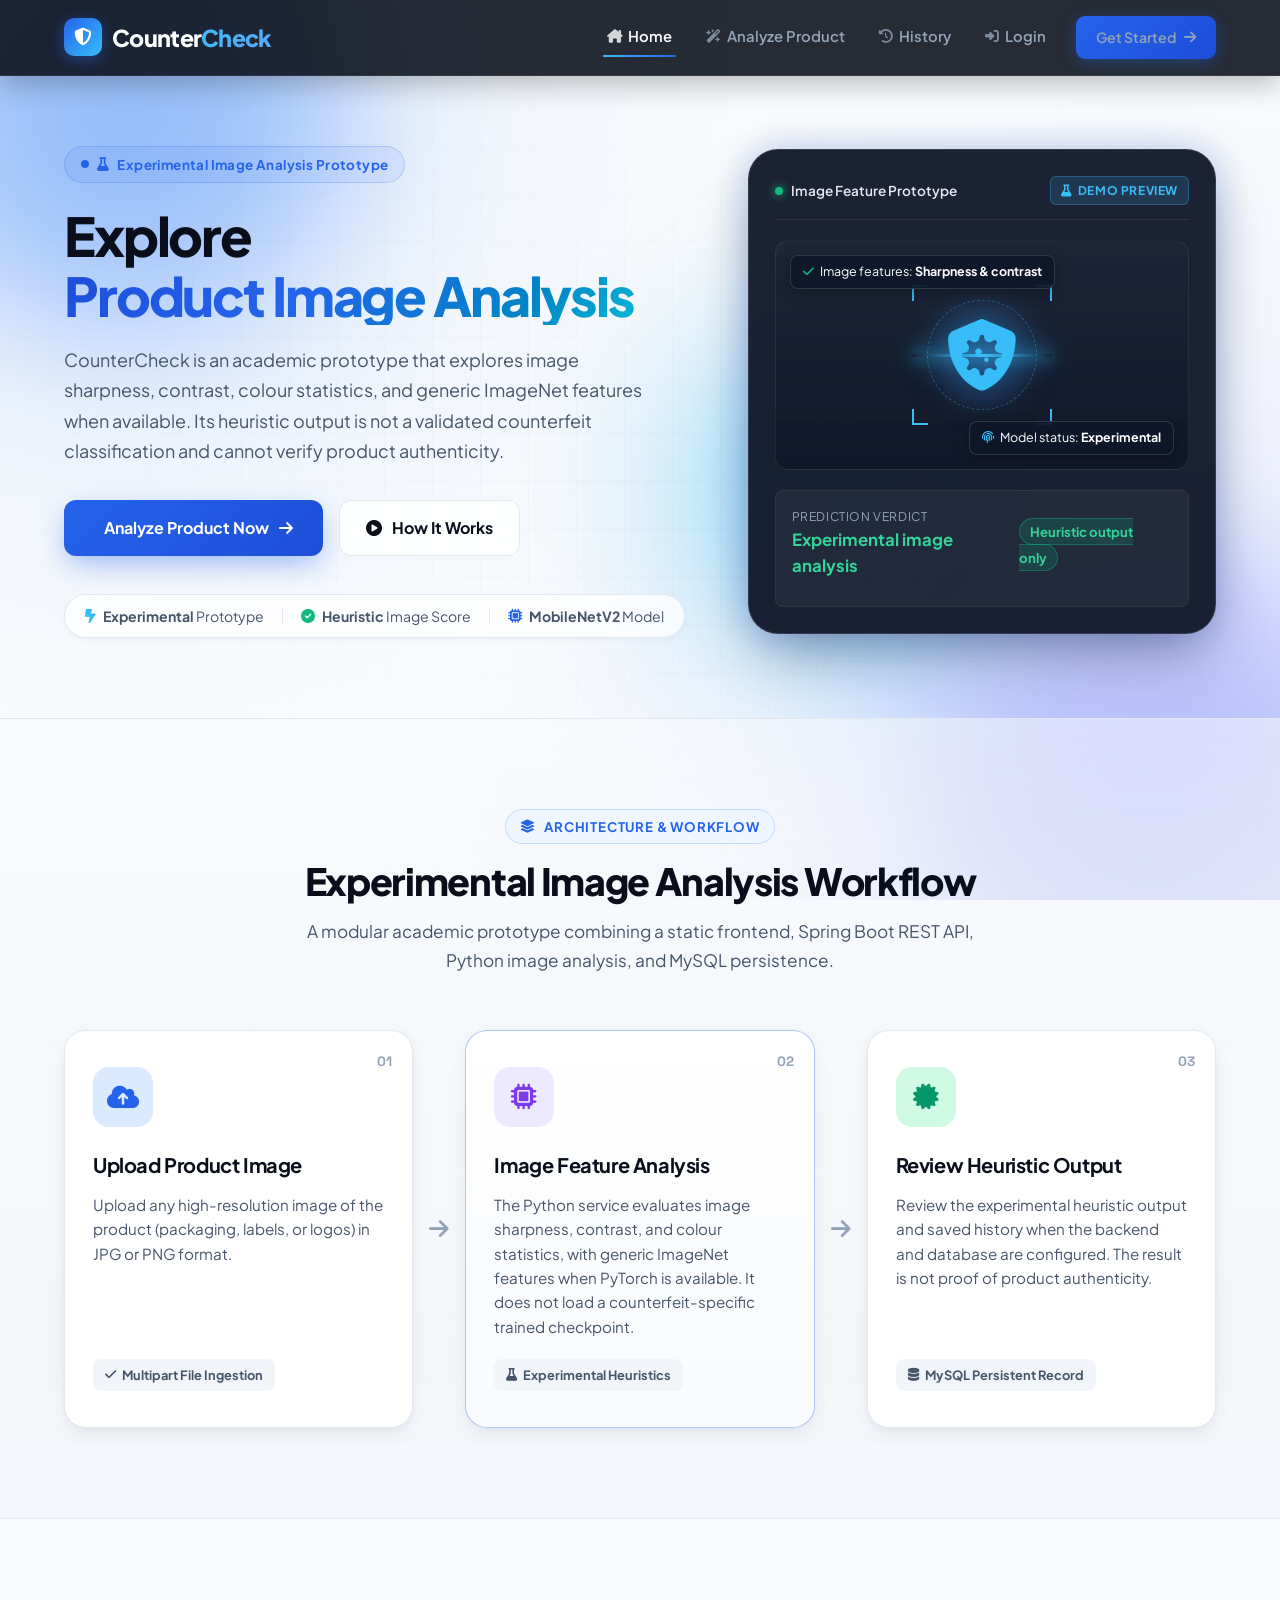
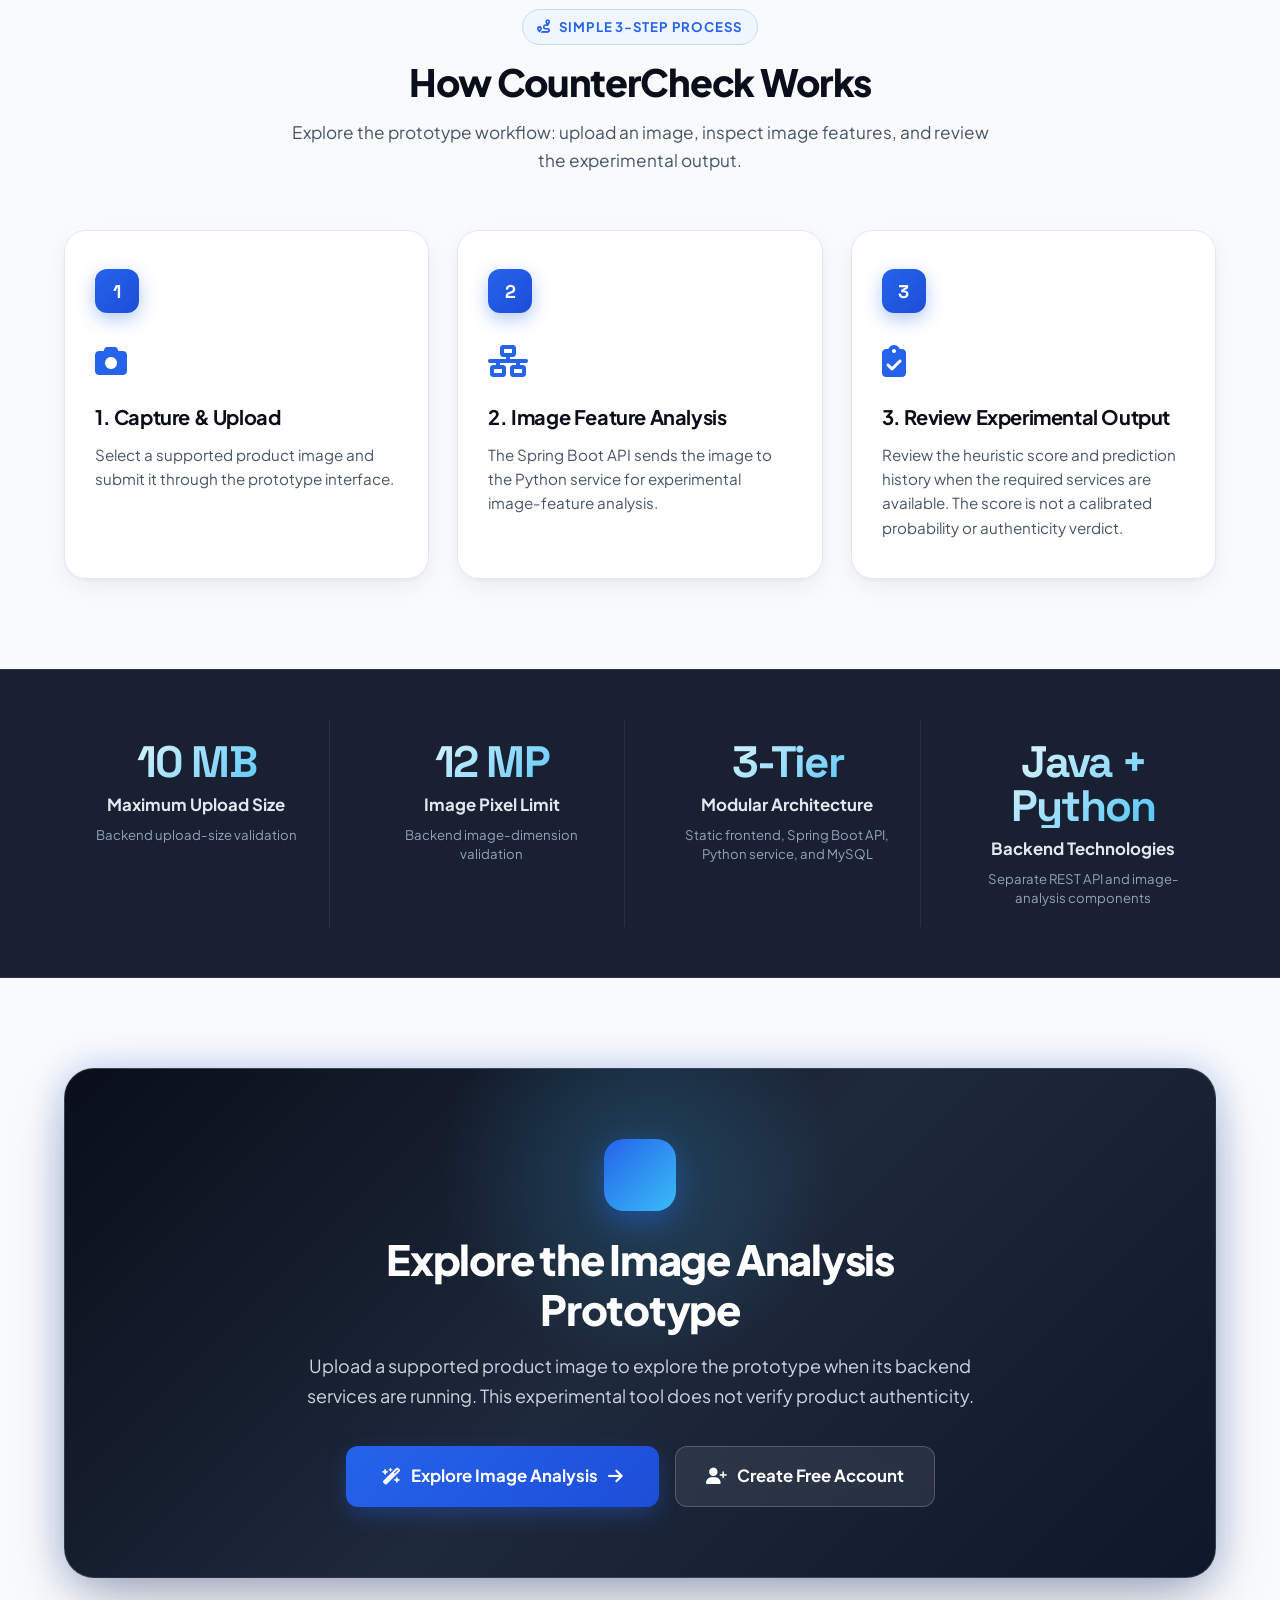
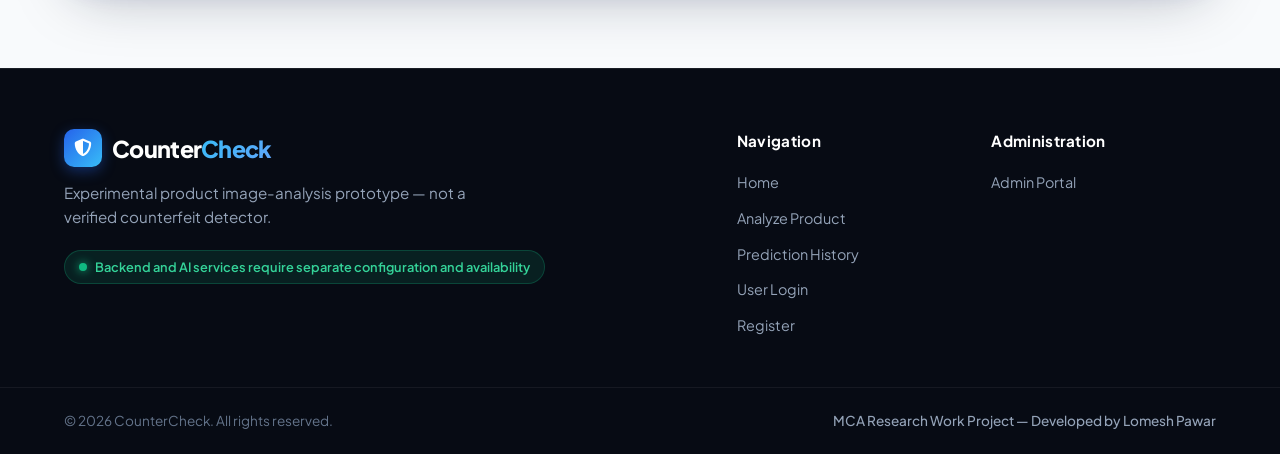
<file: frontend/index.html>
<!DOCTYPE html>
<html lang="en">
<head>
    <meta charset="UTF-8">
    <meta name="viewport" content="width=device-width, initial-scale=1.0">

    <title>CounterCheck — Experimental Product Image Analysis Prototype</title>

    <!-- Google Fonts -->
    <link rel="preconnect" href="https://fonts.googleapis.com">
    <link rel="preconnect" href="https://fonts.gstatic.com" crossorigin>
    <link href="https://fonts.googleapis.com/css2?family=Plus+Jakarta+Sans:wght@400;500;600;700;800&family=Space+Grotesk:wght@500;700&display=swap" rel="stylesheet">

    <!-- Font Awesome Icons -->
    <link rel="stylesheet" href="https://cdnjs.cloudflare.com/ajax/libs/font-awesome/6.5.1/css/all.min.css">

    <!-- Stylesheet -->
    <link rel="stylesheet" href="css/style.css">
</head>

<body>

    <!-- Animated Ambient Background Mesh -->
    <div class="ambient-background" aria-hidden="true">
        <div class="glow-blob blob-1"></div>
        <div class="glow-blob blob-2"></div>
        <div class="glow-blob blob-3"></div>
        <div class="grid-overlay"></div>
    </div>

    <!-- Navigation Bar -->
    <nav class="navbar">
        <div class="nav-container">

            <a href="index.html" class="logo">
                <div class="logo-badge">
                    <i class="fa-solid fa-shield-halved"></i>
                </div>
                <span>Counter<span class="logo-accent">Check</span></span>
            </a>

            <button class="menu-toggle" onclick="toggleMenu()" aria-label="Toggle navigation">
                <i class="fa-solid fa-bars"></i>
            </button>

            <ul class="nav-links" id="navLinks">
                <li>
                    <a href="index.html" class="active">
                        <i class="fa-solid fa-house-chimney nav-icon"></i> Home
                    </a>
                </li>

                <li>
                    <a href="upload.html">
                        <i class="fa-solid fa-wand-magic-sparkles nav-icon"></i> Analyze Product
                    </a>
                </li>

                <li>
                    <a href="history.html">
                        <i class="fa-solid fa-clock-rotate-left nav-icon"></i> History
                    </a>
                </li>

                <li>
                    <a href="login.html">
                        <i class="fa-solid fa-right-to-bracket nav-icon"></i> Login
                    </a>
                </li>

                <li>
                    <a href="register.html" class="btn btn-primary nav-cta">
                        <span>Get Started</span>
                        <i class="fa-solid fa-arrow-right"></i>
                    </a>
                </li>
            </ul>

        </div>
    </nav>


    <!-- Hero Section -->
    <section class="hero">

        <div class="hero-content">

            <!-- Hero Left: Pitch & CTAs -->
            <div class="hero-text">

                <div class="hero-badge">
                    <span class="badge-pulse"></span>
                    <i class="fa-solid fa-flask"></i> Experimental Image Analysis Prototype
                </div>

                <h1>
                    Explore <span class="gradient-text">Product Image Analysis</span>
                </h1>

                <p>
                    CounterCheck is an academic prototype that explores image sharpness, contrast, colour statistics, and generic ImageNet features when available. Its heuristic output is not a validated counterfeit classification and cannot verify product authenticity.
                </p>

                <div class="hero-buttons">

                    <a href="upload.html" class="btn btn-primary btn-hero-primary">
                        <i class="fa-solid fa-camera-viewfinder"></i>
                        <span>Analyze Product Now</span>
                        <i class="fa-solid fa-arrow-right arrow-icon"></i>
                    </a>

                    <a href="#how-it-works" class="btn btn-outline btn-hero-outline">
                        <i class="fa-solid fa-play-circle"></i>
                        <span>How It Works</span>
                    </a>

                </div>

                <!-- Trust Micro-Stats -->
                <div class="hero-trust-bar">
                    <div class="trust-item">
                        <i class="fa-solid fa-bolt-lightning text-accent"></i>
                        <span><strong>Experimental</strong> Prototype</span>
                    </div>
                    <div class="trust-divider"></div>
                    <div class="trust-item">
                        <i class="fa-solid fa-circle-check text-success"></i>
                        <span><strong>Heuristic</strong> Image Score</span>
                    </div>
                    <div class="trust-divider"></div>
                    <div class="trust-item">
                        <i class="fa-solid fa-microchip text-secondary"></i>
                        <span><strong>MobileNetV2</strong> Model</span>
                    </div>
                </div>

            </div>


            <!-- Hero Right: Interactive AI Scanning Showcase Card -->
            <div class="hero-showcase-wrapper">
                
                <div class="hero-showcase-card">

                    <!-- Showcase Card Header -->
                    <div class="showcase-header">
                        <div class="showcase-status">
                            <span class="status-dot"></span>
                            <span class="status-text">Image Feature Prototype</span>
                        </div>
                        <span class="showcase-badge">
                            <i class="fa-solid fa-flask"></i> DEMO PREVIEW
                        </span>
                    </div>

                    <!-- Showcase Visual Scanner -->
                    <div class="showcase-scanner">
                        
                        <!-- Product Visual Hologram -->
                        <div class="scanner-visual">
                            <div class="scanner-icon-bg">
                                <i class="fa-solid fa-shield-virus main-scan-icon"></i>
                            </div>
                            
                            <!-- Laser Scanning Animation Line -->
                            <div class="scan-laser-line"></div>
                            
                            <!-- HUD Corner Markers -->
                            <div class="hud-corner hud-tl"></div>
                            <div class="hud-corner hud-tr"></div>
                            <div class="hud-corner hud-bl"></div>
                            <div class="hud-corner hud-br"></div>

                            <!-- Target Reticle -->
                            <div class="hud-reticle"></div>
                        </div>

                        <!-- Floating HUD AI Detection Tags -->
                        <div class="hud-tag tag-top">
                            <i class="fa-solid fa-check text-success"></i>
                            <span>Image features: <strong>Sharpness &amp; contrast</strong></span>
                        </div>

                        <div class="hud-tag tag-bottom">
                            <i class="fa-solid fa-fingerprint text-accent"></i>
                            <span>Model status: <strong>Experimental</strong></span>
                        </div>

                    </div>

                    <!-- Showcase Card Footer Verdict -->
                    <div class="showcase-footer">
                        <div class="verdict-row">
                            <div class="verdict-label">
                                <span>Prediction Verdict</span>
                                <strong>Experimental image analysis</strong>
                            </div>
                            <div class="verdict-score">
                                <span class="score-badge">Heuristic output only</span>
                            </div>
                        </div>
                        
                        <!-- Animated Progress Bar -->
                        
                    </div>

                </div>

            </div>

        </div>

    </section>


    <!-- Experimental Image Analysis Workflow Section -->
    <section class="section workflow-section">

        <div class="container">

            <div class="section-header-centered">
                <div class="section-pill">
                    <i class="fa-solid fa-layer-group"></i> Architecture & Workflow
                </div>
                <h2 class="section-title">
                    Experimental Image Analysis Workflow
                </h2>
                <p class="section-subtitle">
                    A modular academic prototype combining a static frontend, Spring Boot REST API, Python image analysis, and MySQL persistence.
                </p>
            </div>


            <div class="workflow-grid">

                <!-- Step Card 1 -->
                <div class="workflow-card">
                    <div class="card-step-badge">01</div>
                    <div class="card-icon-wrapper icon-blue">
                        <i class="fa-solid fa-cloud-arrow-up"></i>
                    </div>
                    <h3>Upload Product Image</h3>
                    <p>
                        Upload any high-resolution image of the product (packaging, labels, or logos) in JPG or PNG format.
                    </p>
                    <div class="card-feature-pill">
                        <i class="fa-solid fa-check"></i> Multipart File Ingestion
                    </div>
                </div>

                <!-- Pipeline Connector 1 -->
                <div class="workflow-connector">
                    <i class="fa-solid fa-arrow-right"></i>
                </div>

                <!-- Step Card 2 -->
                <div class="workflow-card active-flow">
                    <div class="card-step-badge">02</div>
                    <div class="card-icon-wrapper icon-purple">
                        <i class="fa-solid fa-microchip"></i>
                    </div>
                    <h3>Image Feature Analysis</h3>
                    <p>
                        The Python service evaluates image sharpness, contrast, and colour statistics, with generic ImageNet features when PyTorch is available. It does not load a counterfeit-specific trained checkpoint.
                    </p>
                    <div class="card-feature-pill">
                        <i class="fa-solid fa-flask"></i> Experimental Heuristics
                    </div>
                </div>

                <!-- Pipeline Connector 2 -->
                <div class="workflow-connector">
                    <i class="fa-solid fa-arrow-right"></i>
                </div>

                <!-- Step Card 3 -->
                <div class="workflow-card">
                    <div class="card-step-badge">03</div>
                    <div class="card-icon-wrapper icon-green">
                        <i class="fa-solid fa-certificate"></i>
                    </div>
                    <h3>Review Heuristic Output</h3>
                    <p>
                        Review the experimental heuristic output and saved history when the backend and database are configured. The result is not proof of product authenticity.
                    </p>
                    <div class="card-feature-pill">
                        <i class="fa-solid fa-database"></i> MySQL Persistent Record
                    </div>
                </div>

            </div>

        </div>

    </section>


    <!-- How It Works Section -->
    <section class="section how-it-works-section" id="how-it-works">

        <div class="container">

            <div class="section-header-centered">
                <div class="section-pill">
                    <i class="fa-solid fa-route"></i> Simple 3-Step Process
                </div>
                <h2 class="section-title">
                    How CounterCheck Works
                </h2>
                <p class="section-subtitle">
                    Explore the prototype workflow: upload an image, inspect image features, and review the experimental output.
                </p>
            </div>


            <div class="timeline-container">

                <div class="timeline-card">
                    <div class="timeline-number-bubble">1</div>
                    <div class="timeline-body">
                        <div class="timeline-icon">
                            <i class="fa-solid fa-camera"></i>
                        </div>
                        <h3>1. Capture & Upload</h3>
                        <p>
                            Select a supported product image and submit it through the prototype interface.
                        </p>
                    </div>
                </div>

                <div class="timeline-card">
                    <div class="timeline-number-bubble">2</div>
                    <div class="timeline-body">
                        <div class="timeline-icon">
                            <i class="fa-solid fa-network-wired"></i>
                        </div>
                        <h3>2. Image Feature Analysis</h3>
                        <p>
                            The Spring Boot API sends the image to the Python service for experimental image-feature analysis.
                        </p>
                    </div>
                </div>

                <div class="timeline-card">
                    <div class="timeline-number-bubble">3</div>
                    <div class="timeline-body">
                        <div class="timeline-icon">
                            <i class="fa-solid fa-clipboard-check"></i>
                        </div>
                        <h3>3. Review Experimental Output</h3>
                        <p>
                            Review the heuristic score and prediction history when the required services are available. The score is not a calibrated probability or authenticity verdict.
                        </p>
                    </div>
                </div>

            </div>

        </div>

    </section>


    <!-- Implementation Snapshot -->
    <section class="section stats-banner-section">
        <div class="container">
            <div class="metrics-grid">
                <div class="metric-card">
                    <div class="metric-number">10 MB</div>
                    <div class="metric-title">Maximum Upload Size</div>
                    <div class="metric-desc">Backend upload-size validation</div>
                </div>
                <div class="metric-card">
                    <div class="metric-number">12 MP</div>
                    <div class="metric-title">Image Pixel Limit</div>
                    <div class="metric-desc">Backend image-dimension validation</div>
                </div>
                <div class="metric-card">
                    <div class="metric-number">3-Tier</div>
                    <div class="metric-title">Modular Architecture</div>
                    <div class="metric-desc">Static frontend, Spring Boot API, Python service, and MySQL</div>
                </div>
                <div class="metric-card">
                    <div class="metric-number">Java + Python</div>
                    <div class="metric-title">Backend Technologies</div>
                    <div class="metric-desc">Separate REST API and image-analysis components</div>
                </div>
            </div>
        </div>
    </section>


    <!-- Call To Action (CTA) Section -->
    <section class="section cta-section">

        <div class="container">

            <div class="cta-card">

                <div class="cta-glow-bg"></div>

                <div class="cta-content">

                    <div class="cta-icon-wrapper">
                        <i class="fa-solid fa-shield-check"></i>
                    </div>

                    <h2>Explore the Image Analysis Prototype</h2>

                    <p>
                        Upload a supported product image to explore the prototype when its backend services are running. This experimental tool does not verify product authenticity.
                    </p>

                    <div class="cta-buttons">
                        <a href="upload.html" class="btn btn-primary btn-cta-primary">
                            <i class="fa-solid fa-wand-magic-sparkles"></i>
                            <span>Explore Image Analysis</span>
                            <i class="fa-solid fa-arrow-right"></i>
                        </a>
                        <a href="register.html" class="btn btn-outline btn-cta-outline">
                            <i class="fa-solid fa-user-plus"></i>
                            <span>Create Free Account</span>
                        </a>
                    </div>

                </div>

            </div>

        </div>

    </section>


    <!-- Footer -->
    <footer class="footer">

        <div class="container footer-container">

            <div class="footer-brand">
                <a href="index.html" class="logo">
                    <div class="logo-badge">
                        <i class="fa-solid fa-shield-halved"></i>
                    </div>
                    <span>Counter<span class="logo-accent">Check</span></span>
                </a>
                <p class="footer-tagline">
                    Experimental product image-analysis prototype — not a verified counterfeit detector.
                </p>
                <div class="system-status-pill">
                    <span class="status-dot"></span>
                    <span>Backend and AI services require separate configuration and availability</span>
                </div>
            </div>

            <div class="footer-links-group">
                <div class="footer-col">
                    <h4>Navigation</h4>
                    <ul>
                        <li><a href="index.html">Home</a></li>
                        <li><a href="upload.html">Analyze Product</a></li>
                        <li><a href="history.html">Prediction History</a></li>
                        <li><a href="login.html">User Login</a></li>
                        <li><a href="register.html">Register</a></li>
                    </ul>
                </div>

                <div class="footer-col">
                    <h4>Administration</h4>
                    <ul>
                        <li><a href="admin-login.html">Admin Portal</a></li>
                        <li><a href="admin-dashboard.html">System Analytics</a></li>
                    </ul>
                </div>
            </div>

        </div>

        <div class="footer-bottom">
            <div class="container footer-bottom-container">
                <p>© 2026 CounterCheck. All rights reserved.</p>
                <p class="research-tag">MCA Research Work Project — Developed by Lomesh Pawar</p>
            </div>
        </div>

    </footer>


    <!-- JavaScript Client -->
    <script src="js/script.js"></script>

</body>
</html>
</file>
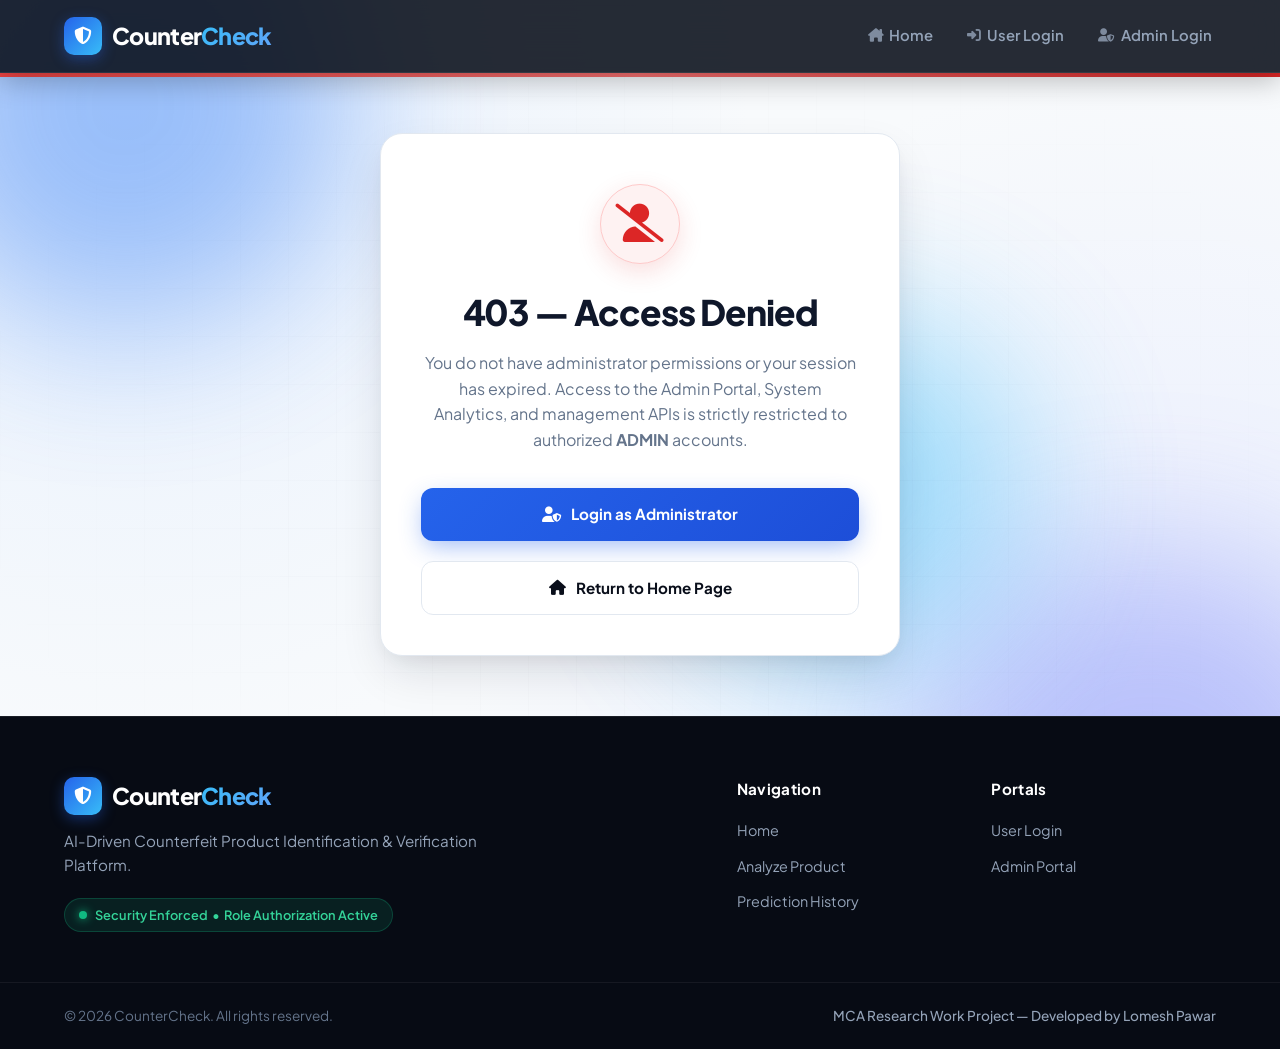
<file: frontend/access-denied.html>
<!DOCTYPE html>
<html lang="en">
<head>
    <meta charset="UTF-8">
    <meta name="viewport" content="width=device-width, initial-scale=1.0">

    <title>403 Access Denied — CounterCheck AI</title>

    <!-- Google Fonts -->
    <link rel="preconnect" href="https://fonts.googleapis.com">
    <link rel="preconnect" href="https://fonts.gstatic.com" crossorigin>
    <link href="https://fonts.googleapis.com/css2?family=Plus+Jakarta+Sans:wght@400;500;600;700;800&family=Space+Grotesk:wght@500;700&display=swap" rel="stylesheet">

    <!-- Font Awesome Icons -->
    <link rel="stylesheet" href="https://cdnjs.cloudflare.com/ajax/libs/font-awesome/6.5.1/css/all.min.css">

    <!-- Stylesheet -->
    <link rel="stylesheet" href="css/style.css">
</head>

<body>

    <!-- Animated Ambient Background Mesh -->
    <div class="ambient-background" aria-hidden="true">
        <div class="glow-blob blob-1"></div>
        <div class="glow-blob blob-2"></div>
        <div class="glow-blob blob-3"></div>
        <div class="grid-overlay"></div>
    </div>

    <!-- Navigation Bar -->
    <nav class="navbar">
        <div class="nav-container">

            <a href="index.html" class="logo">
                <div class="logo-badge">
                    <i class="fa-solid fa-shield-halved"></i>
                </div>
                <span>Counter<span class="logo-accent">Check</span></span>
            </a>

            <button class="menu-toggle" onclick="toggleMenu()" aria-label="Toggle navigation">
                <i class="fa-solid fa-bars"></i>
            </button>

            <ul class="nav-links" id="navLinks">
                <li>
                    <a href="index.html">
                        <i class="fa-solid fa-house-chimney nav-icon"></i> Home
                    </a>
                </li>

                <li>
                    <a href="login.html">
                        <i class="fa-solid fa-right-to-bracket nav-icon"></i> User Login
                    </a>
                </li>

                <li>
                    <a href="admin-login.html">
                        <i class="fa-solid fa-user-shield nav-icon"></i> Admin Login
                    </a>
                </li>
            </ul>

        </div>
    </nav>


    <!-- Access Denied Error Section -->
    <main class="section form-page">

        <div class="form-card access-denied-card" style="text-align: center; max-width: 520px;">

            <div class="card-top-glow" style="background: linear-gradient(90deg, #ef4444, #f87171, #dc2626);"></div>

            <div class="access-denied-icon-wrapper" style="width: 80px; height: 80px; background: #fef2f2; border: 1px solid #fecaca; color: #dc2626; border-radius: 50%; display: flex; align-items: center; justify-content: center; font-size: 2.4rem; margin: 10px auto 20px; box-shadow: 0 8px 24px rgba(220, 38, 38, 0.15);">
                <i class="fa-solid fa-user-slash"></i>
            </div>

            <h1 style="font-size: 2.2rem; font-weight: 800; color: #0f172a; margin-bottom: 10px; letter-spacing: -0.03em;">
                403 — Access Denied
            </h1>

            <p style="color: #64748b; font-size: 1rem; line-height: 1.6; margin-bottom: 28px;">
                You do not have administrator permissions or your session has expired. Access to the Admin Portal, System Analytics, and management APIs is strictly restricted to authorized <strong>ADMIN</strong> accounts.
            </p>

            <div class="access-denied-actions" style="display: flex; flex-direction: column; gap: 12px;">
                <a href="admin-login.html" class="btn btn-primary" style="background: linear-gradient(135deg, #2563eb, #1d4ed8); width: 100%;">
                    <i class="fa-solid fa-user-shield"></i>
                    <span>Login as Administrator</span>
                </a>

                <a href="index.html" class="btn btn-outline" style="width: 100%;">
                    <i class="fa-solid fa-house"></i>
                    <span>Return to Home Page</span>
                </a>
            </div>

        </div>

    </main>


    <!-- Footer -->
    <footer class="footer">

        <div class="container footer-container">

            <div class="footer-brand">
                <a href="index.html" class="logo">
                    <div class="logo-badge">
                        <i class="fa-solid fa-shield-halved"></i>
                    </div>
                    <span>Counter<span class="logo-accent">Check</span></span>
                </a>
                <p class="footer-tagline">
                    AI-Driven Counterfeit Product Identification & Verification Platform.
                </p>
                <div class="system-status-pill">
                    <span class="status-dot"></span>
                    <span>Security Enforced &nbsp;•&nbsp; Role Authorization Active</span>
                </div>
            </div>

            <div class="footer-links-group">
                <div class="footer-col">
                    <h4>Navigation</h4>
                    <ul>
                        <li><a href="index.html">Home</a></li>
                        <li><a href="upload.html">Analyze Product</a></li>
                        <li><a href="history.html">Prediction History</a></li>
                    </ul>
                </div>

                <div class="footer-col">
                    <h4>Portals</h4>
                    <ul>
                        <li><a href="login.html">User Login</a></li>
                        <li><a href="admin-login.html">Admin Portal</a></li>
                    </ul>
                </div>
            </div>

        </div>

        <div class="footer-bottom">
            <div class="container footer-bottom-container">
                <p>© 2026 CounterCheck. All rights reserved.</p>
                <p class="research-tag">MCA Research Work Project — Developed by Lomesh Pawar</p>
            </div>
        </div>

    </footer>


    <!-- JavaScript -->
    <script src="js/config.js"></script>
    <script src="js/script.js"></script>

</body>
</html>
</file>
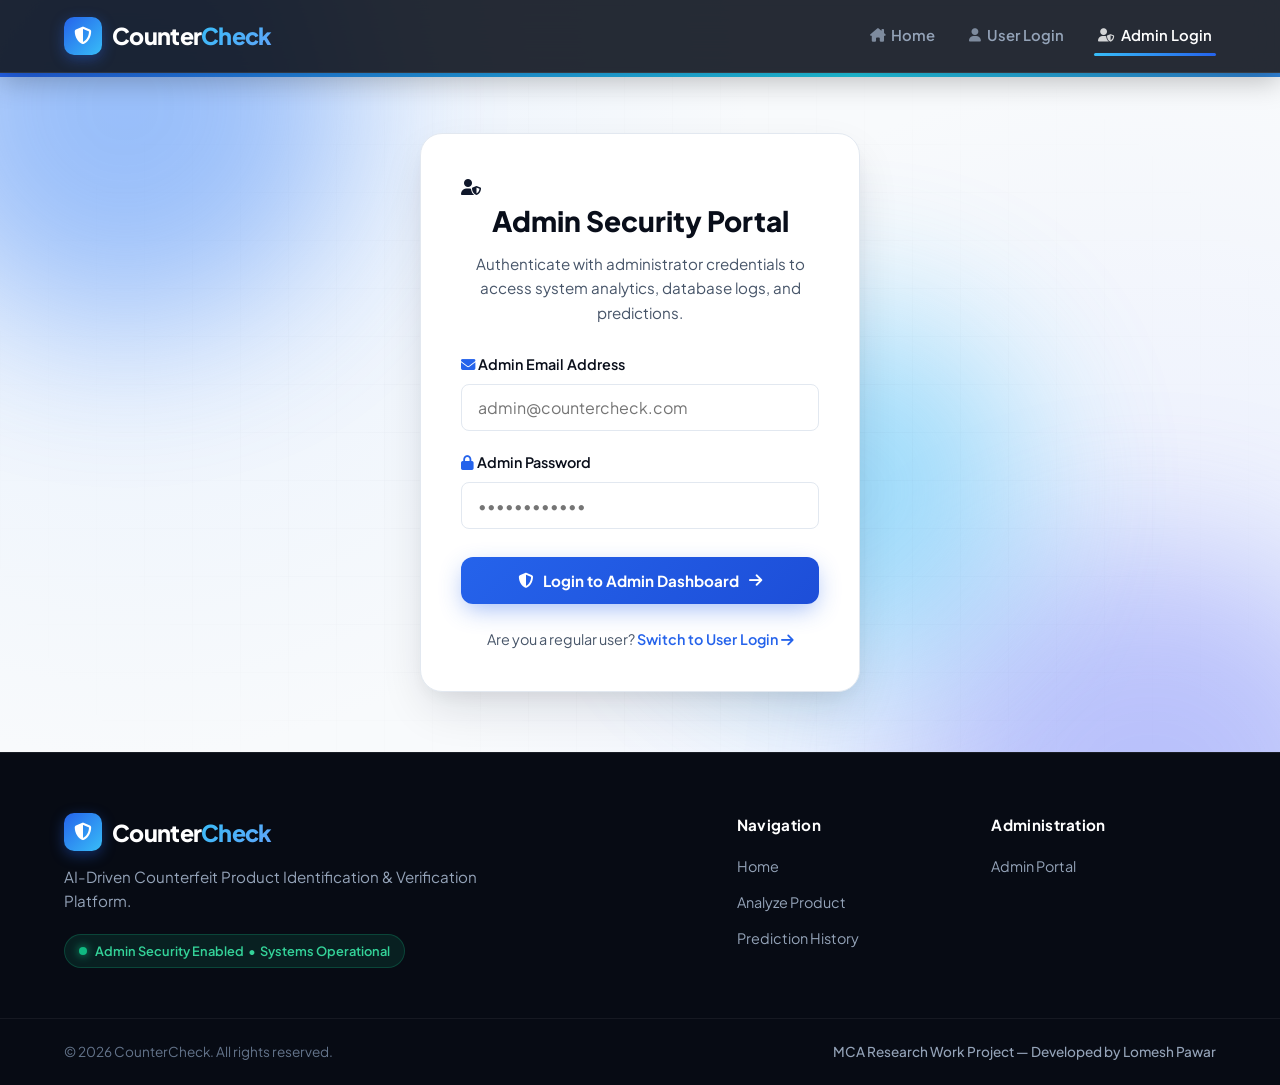
<file: frontend/admin-dashboard.html>
<!DOCTYPE html>
<html lang="en">
<head>
    <meta charset="UTF-8">
    <meta name="viewport" content="width=device-width, initial-scale=1.0">

    <title>Admin Dashboard — CounterCheck AI</title>

    <!-- Google Fonts -->
    <link rel="preconnect" href="https://fonts.googleapis.com">
    <link rel="preconnect" href="https://fonts.gstatic.com" crossorigin>
    <link href="https://fonts.googleapis.com/css2?family=Plus+Jakarta+Sans:wght@400;500;600;700;800&family=Space+Grotesk:wght@500;700&display=swap" rel="stylesheet">

    <!-- Font Awesome Icons -->
    <link rel="stylesheet" href="https://cdnjs.cloudflare.com/ajax/libs/font-awesome/6.5.1/css/all.min.css">

    <!-- Stylesheet -->
    <link rel="stylesheet" href="css/style.css">
</head>

<body>

    <!-- Animated Ambient Background Mesh -->
    <div class="ambient-background" aria-hidden="true">
        <div class="glow-blob blob-1"></div>
        <div class="glow-blob blob-2"></div>
        <div class="glow-blob blob-3"></div>
        <div class="grid-overlay"></div>
    </div>

    <!-- Navigation Bar -->
    <nav class="navbar">
        <div class="nav-container">

            <a href="index.html" class="logo">
                <div class="logo-badge">
                    <i class="fa-solid fa-shield-halved"></i>
                </div>
                <span>Counter<span class="logo-accent">Check</span></span>
            </a>

            <button class="menu-toggle" onclick="toggleMenu()" aria-label="Toggle navigation">
                <i class="fa-solid fa-bars"></i>
            </button>

            <ul class="nav-links" id="navLinks">

                <li>
                    <a href="admin-dashboard.html" class="active">
                        <i class="fa-solid fa-chart-line nav-icon"></i> Dashboard
                    </a>
                </li>

                <li>
                    <a href="index.html">
                        <i class="fa-solid fa-house-chimney nav-icon"></i> Home
                    </a>
                </li>

                <li>
                    <a href="#" onclick="adminLogout(); return false;" class="btn btn-outline nav-logout-btn">
                        <i class="fa-solid fa-right-from-bracket"></i>
                        <span>Logout</span>
                    </a>
                </li>

            </ul>

        </div>
    </nav>


    <!-- Admin Dashboard Main Section -->
    <main class="dashboard admin-dashboard-section">

        <div class="container">

            <!-- Admin Header -->
            <div class="admin-header">

                <div class="admin-security-pill">
                    <i class="fa-solid fa-user-shield text-accent"></i>
                    <span>Protected Admin Portal &nbsp;•&nbsp; Role: <strong>ADMIN</strong></span>
                </div>

                <h1 class="dashboard-title">
                    CounterCheck <span class="gradient-text">Administration Dashboard</span>
                </h1>

                <p class="admin-subtitle">
                    Review user accounts and experimental image-analysis records. Heuristic labels are not verified authenticity decisions.
                </p>

            </div>


            <!-- Statistics Cards Grid -->
            <div class="stats-grid">

                <!-- Stat 1: Total Users -->
                <div class="stat-card stat-users">

                    <div class="stat-card-header">
                        <div class="stat-icon-wrapper icon-bg-blue">
                            <i class="fa-solid fa-users"></i>
                        </div>
                        <span class="stat-badge">Users</span>
                    </div>

                    <div class="stat-card-body">
                        <h3>Total Registered Users</h3>
                        <p id="totalUsers">0</p>
                    </div>

                </div>


                <!-- Stat 2: Total Predictions -->
                <div class="stat-card stat-predictions">

                    <div class="stat-card-header">
                        <div class="stat-icon-wrapper icon-bg-purple">
                            <i class="fa-solid fa-layer-group"></i>
                        </div>
                        <span class="stat-badge">Scans</span>
                    </div>

                    <div class="stat-card-body">
                        <h3>Total image analyses</h3>
                        <p id="totalPredictions">0</p>
                    </div>

                </div>


                <!-- Stat 3: Lower-risk heuristic labels -->
                <div class="stat-card stat-genuine">

                    <div class="stat-card-header">
                        <div class="stat-icon-wrapper icon-bg-green">
                            <i class="fa-solid fa-shield-check"></i>
                        </div>
                        <span class="stat-badge badge-green">Lower-risk</span>
                    </div>

                    <div class="stat-card-body">
                        <h3>Genuine Products</h3>
                        <p id="genuineProducts">0</p>
                    </div>

                </div>


                <!-- Stat 4: Higher-risk heuristic labels -->
                <div class="stat-card stat-counterfeit">

                    <div class="stat-card-header">
                        <div class="stat-icon-wrapper icon-bg-red">
                            <i class="fa-solid fa-triangle-exclamation"></i>
                        </div>
                        <span class="stat-badge badge-red">Higher-risk</span>
                    </div>

                    <div class="stat-card-body">
                        <h3>Counterfeit Products</h3>
                        <p id="counterfeitProducts">0</p>
                    </div>

                </div>

            </div>


            <!-- Prediction Management Section -->
            <section class="admin-management-section">

                <div class="management-header">
                    <h2>
                        <i class="fa-solid fa-database text-secondary"></i> All heuristic analysis records
                    </h2>

                    <!-- Search Input -->
                    <div class="admin-search-wrapper">
                        <i class="fa-solid fa-magnifying-glass search-icon"></i>
                        <input
                            type="text"
                            id="adminSearch"
                            class="search-box"
                            placeholder="Filter predictions by user, status, ID..."
                            onkeyup="searchAdminPredictions()"
                        >
                    </div>
                </div>


                <!-- Prediction Table Glass Container -->
                <div class="history-card-wrapper">

                    <div class="table-container">

                        <table id="adminPredictionTable">

                            <thead>
                                <tr>
                                    <th style="width: 80px;"># ID</th>
                                    <th><i class="fa-solid fa-user"></i> User Account</th>
                                    <th style="width: 120px;"><i class="fa-solid fa-image"></i> Product Image</th>
                                    <th><i class="fa-solid fa-shield-halved"></i> AI Verdict</th>
                                    <th><i class="fa-solid fa-chart-simple"></i> Heuristic score (not probability)</th>
                                    <th><i class="fa-solid fa-clock"></i> Date & Timestamp</th>
                                    <th style="width: 110px;"><i class="fa-solid fa-gear"></i> Action</th>
                                </tr>
                            </thead>


                            <tbody id="adminPredictionTableBody">
                                <!-- Dynamic prediction rows populated from database -->
                            </tbody>

                        </table>

                    </div>

                </div>

            </section>

        </div>

    </main>


    <!-- Footer -->
    <footer class="footer">

        <div class="container footer-container">

            <div class="footer-brand">
                <a href="index.html" class="logo">
                    <div class="logo-badge">
                        <i class="fa-solid fa-shield-halved"></i>
                    </div>
                    <span>Counter<span class="logo-accent">Check</span></span>
                </a>
                <p class="footer-tagline">
                    Experimental product image-analysis prototype — not a verified counterfeit detector.
                </p>
                <div class="system-status-pill">
                    <span class="status-dot"></span>
                    <span>Admin Portal Protected &nbsp;•&nbsp; Systems Operational</span>
                </div>
            </div>

            <div class="footer-links-group">
                <div class="footer-col">
                    <h4>Navigation</h4>
                    <ul>
                        <li><a href="index.html">Home</a></li>
                        <li><a href="upload.html">Analyze Product</a></li>
                        <li><a href="history.html">Prediction History</a></li>
                    </ul>
                </div>

                <div class="footer-col">
                    <h4>Administration</h4>
                    <ul>
                        <li><a href="admin-dashboard.html">Admin Dashboard</a></li>
                        <li><a href="#" onclick="adminLogout(); return false;">Admin Logout</a></li>
                    </ul>
                </div>
            </div>

        </div>

        <div class="footer-bottom">
            <div class="container footer-bottom-container">
                <p>© 2026 CounterCheck. All rights reserved.</p>
                <p class="research-tag">MCA Research Work Project — Developed by Lomesh Pawar</p>
            </div>
        </div>

    </footer>


    <!-- JavaScript -->
    <script src="js/script.js"></script>

</body>
</html>
</file>
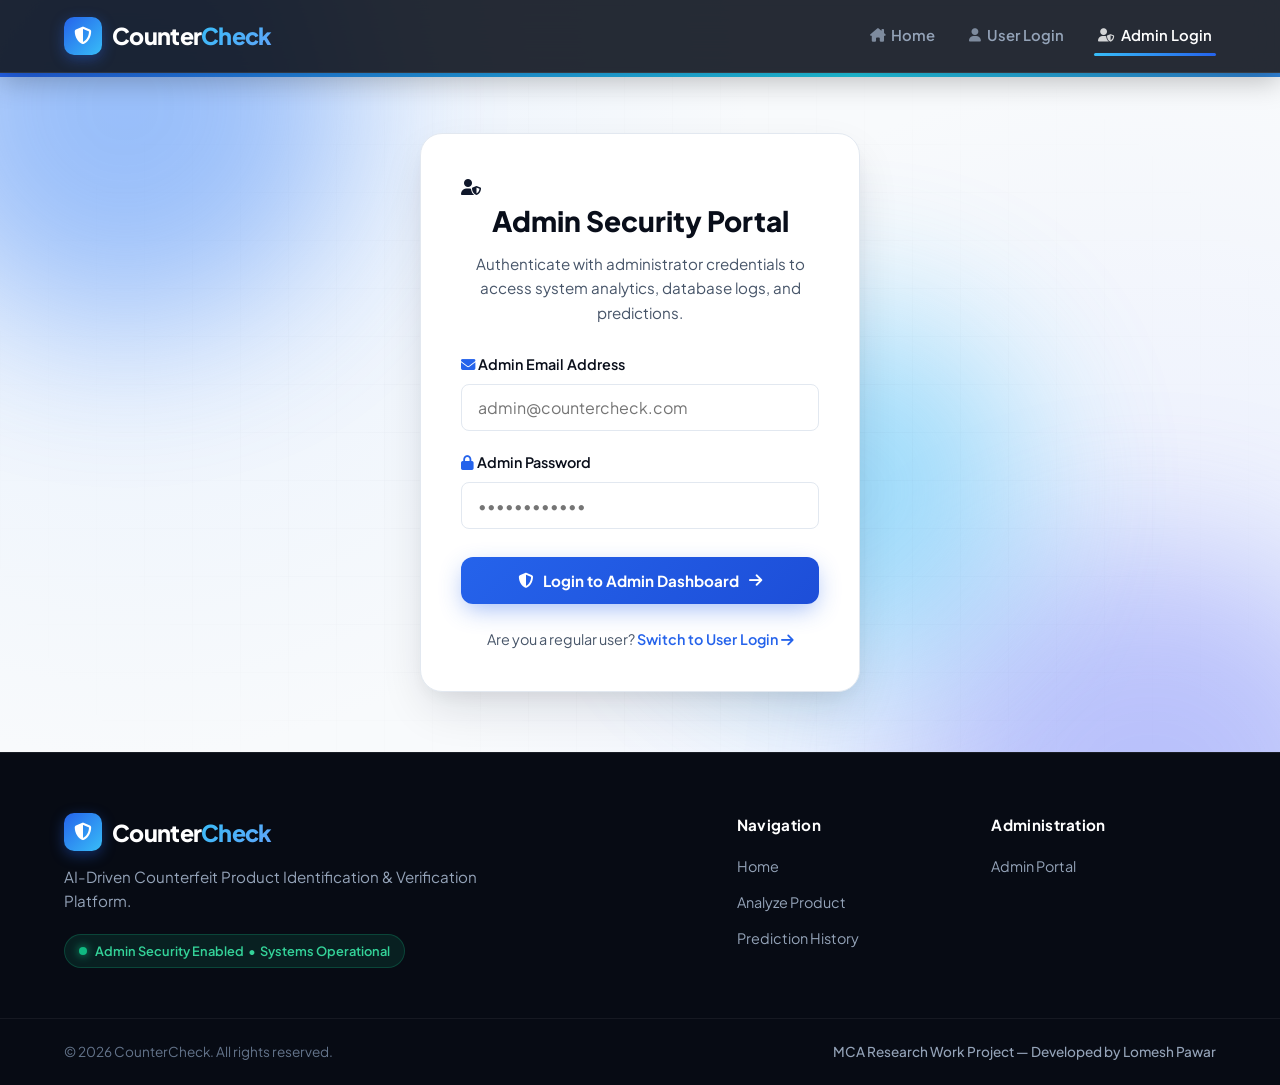
<file: frontend/admin-login.html>
<!DOCTYPE html>
<html lang="en">
<head>
    <meta charset="UTF-8">
    <meta name="viewport" content="width=device-width, initial-scale=1.0">

    <title>Admin Portal Login — CounterCheck AI</title>

    <!-- Google Fonts -->
    <link rel="preconnect" href="https://fonts.googleapis.com">
    <link rel="preconnect" href="https://fonts.gstatic.com" crossorigin>
    <link href="https://fonts.googleapis.com/css2?family=Plus+Jakarta+Sans:wght@400;500;600;700;800&family=Space+Grotesk:wght@500;700&display=swap" rel="stylesheet">

    <!-- Font Awesome Icons -->
    <link rel="stylesheet" href="https://cdnjs.cloudflare.com/ajax/libs/font-awesome/6.5.1/css/all.min.css">

    <!-- Stylesheet -->
    <link rel="stylesheet" href="css/style.css">
</head>

<body>

    <!-- Animated Ambient Background Mesh -->
    <div class="ambient-background" aria-hidden="true">
        <div class="glow-blob blob-1"></div>
        <div class="glow-blob blob-2"></div>
        <div class="glow-blob blob-3"></div>
        <div class="grid-overlay"></div>
    </div>

    <!-- Navigation Bar -->
    <nav class="navbar">
        <div class="nav-container">

            <a href="index.html" class="logo">
                <div class="logo-badge">
                    <i class="fa-solid fa-shield-halved"></i>
                </div>
                <span>Counter<span class="logo-accent">Check</span></span>
            </a>

            <button class="menu-toggle" onclick="toggleMenu()" aria-label="Toggle navigation">
                <i class="fa-solid fa-bars"></i>
            </button>

            <ul class="nav-links" id="navLinks">

                <li>
                    <a href="index.html">
                        <i class="fa-solid fa-house-chimney nav-icon"></i> Home
                    </a>
                </li>

                <li>
                    <a href="login.html">
                        <i class="fa-solid fa-user nav-icon"></i> User Login
                    </a>
                </li>

                <li>
                    <a href="admin-login.html" class="active">
                        <i class="fa-solid fa-user-shield nav-icon"></i> Admin Login
                    </a>
                </li>

            </ul>

        </div>
    </nav>


    <!-- Admin Login Form Section -->
    <main class="section form-page">

        <div class="form-card admin-login-card">

            <div class="card-top-glow"></div>

            <div class="admin-login-header">
                <div class="admin-icon-avatar">
                    <i class="fa-solid fa-user-shield"></i>
                </div>
                <h2>Admin Security Portal</h2>
                <p class="form-description">
                    Authenticate with administrator credentials to access system analytics, database logs, and predictions.
                </p>
            </div>


            <form id="adminLoginForm">

                <!-- Admin Email -->
                <div class="form-group">

                    <label for="adminEmail" class="input-label">
                        <i class="fa-solid fa-envelope label-icon"></i> Admin Email Address
                    </label>

                    <div class="input-box">
                        <input
                            type="email"
                            id="adminEmail"
                            name="adminEmail"
                            placeholder="admin@countercheck.com"
                            required
                        >
                    </div>

                </div>


                <!-- Admin Password -->
                <div class="form-group">

                    <label for="adminPassword" class="input-label">
                        <i class="fa-solid fa-lock label-icon"></i> Admin Password
                    </label>

                    <div class="input-box">
                        <input
                            type="password"
                            id="adminPassword"
                            name="adminPassword"
                            placeholder="••••••••••••"
                            required
                        >
                    </div>

                </div>


                <!-- Submit Login Button -->
                <button
                    type="submit"
                    class="btn btn-primary btn-admin-login-cta"
                >
                    <i class="fa-solid fa-shield-halved"></i>
                    <span>Login to Admin Dashboard</span>
                    <i class="fa-solid fa-arrow-right"></i>
                </button>

            </form>


            <!-- Regular User Redirect Footer -->
            <div class="form-footer">

                <p>
                    Are you a regular user?
                    <a href="login.html">
                        Switch to User Login <i class="fa-solid fa-arrow-right"></i>
                    </a>
                </p>

            </div>

        </div>

    </main>


    <!-- Footer -->
    <footer class="footer">

        <div class="container footer-container">

            <div class="footer-brand">
                <a href="index.html" class="logo">
                    <div class="logo-badge">
                        <i class="fa-solid fa-shield-halved"></i>
                    </div>
                    <span>Counter<span class="logo-accent">Check</span></span>
                </a>
                <p class="footer-tagline">
                    AI-Driven Counterfeit Product Identification & Verification Platform.
                </p>
                <div class="system-status-pill">
                    <span class="status-dot"></span>
                    <span>Admin Security Enabled &nbsp;•&nbsp; Systems Operational</span>
                </div>
            </div>

            <div class="footer-links-group">
                <div class="footer-col">
                    <h4>Navigation</h4>
                    <ul>
                        <li><a href="index.html">Home</a></li>
                        <li><a href="upload.html">Analyze Product</a></li>
                        <li><a href="history.html">Prediction History</a></li>
                    </ul>
                </div>

                <div class="footer-col">
                    <h4>Administration</h4>
                    <ul>
                        <li><a href="admin-login.html">Admin Portal</a></li>
                    </ul>
                </div>
            </div>

        </div>

        <div class="footer-bottom">
            <div class="container footer-bottom-container">
                <p>© 2026 CounterCheck. All rights reserved.</p>
                <p class="research-tag">MCA Research Work Project — Developed by Lomesh Pawar</p>
            </div>
        </div>

    </footer>


    <!-- JavaScript -->
    <script src="js/config.js"></script>
    <script src="js/script.js"></script>

</body>
</html>
</file>
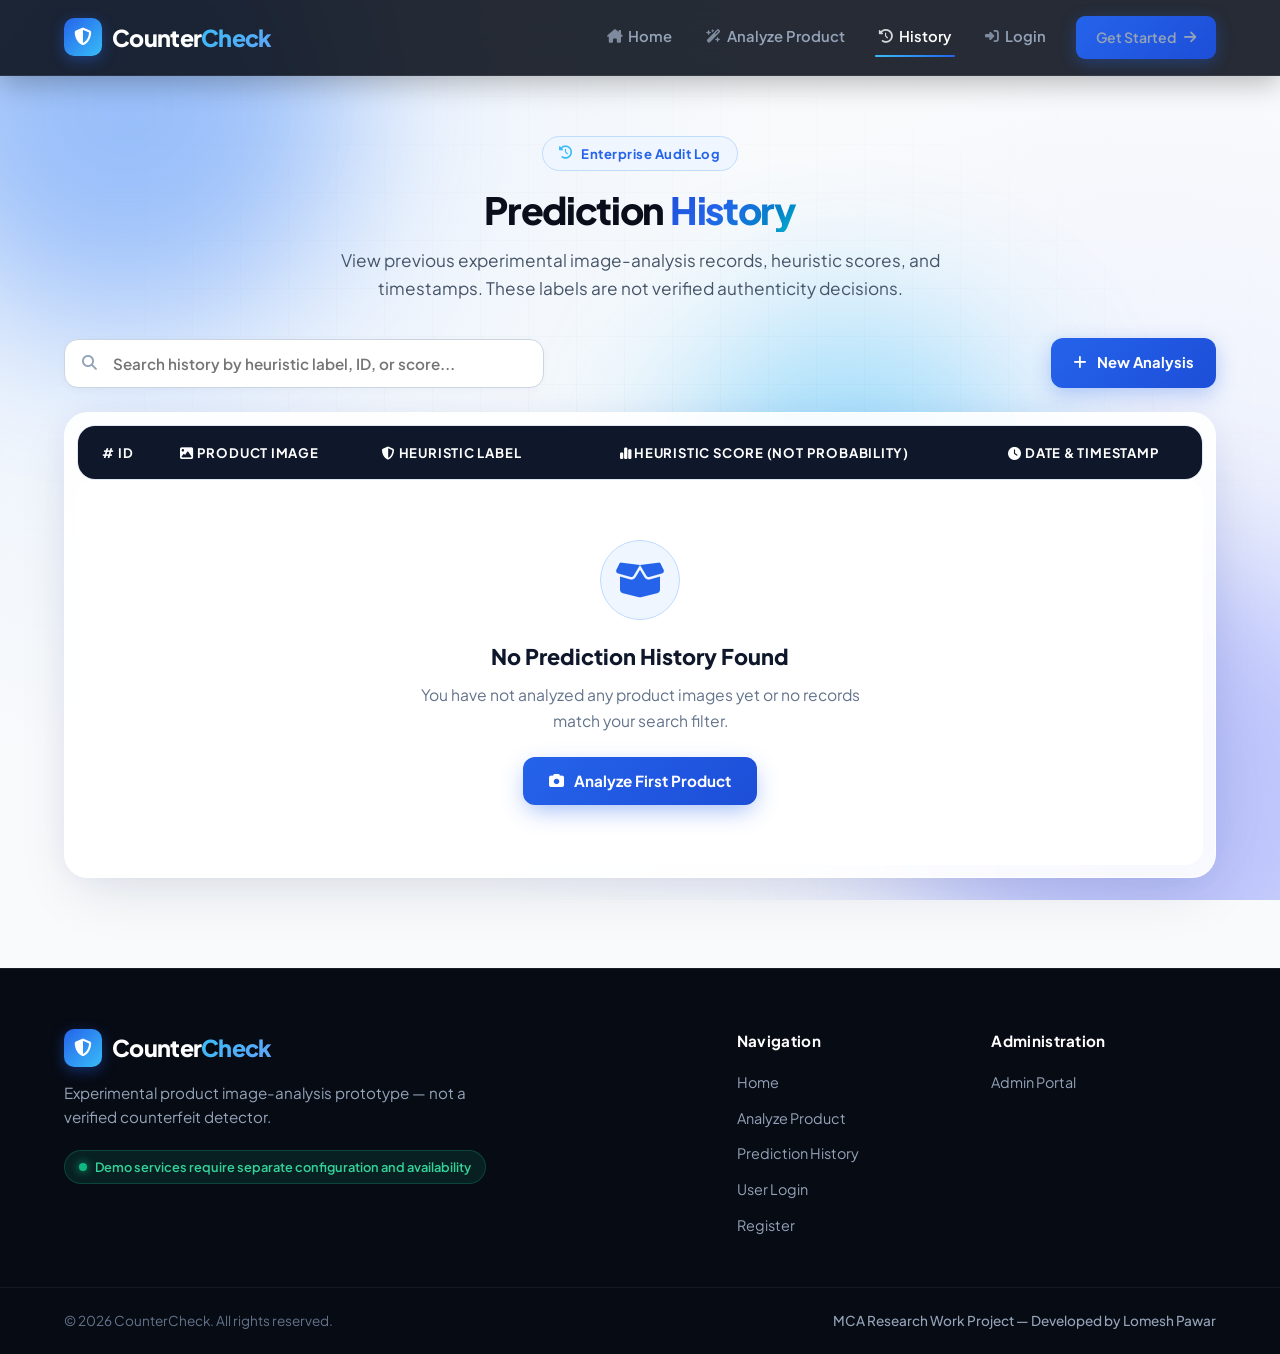
<file: frontend/history.html>
<!DOCTYPE html>
<html lang="en">
<head>
    <meta charset="UTF-8">
    <meta name="viewport" content="width=device-width, initial-scale=1.0">

    <title>Prediction History & Audit Log — CounterCheck AI</title>

    <!-- Google Fonts -->
    <link rel="preconnect" href="https://fonts.googleapis.com">
    <link rel="preconnect" href="https://fonts.gstatic.com" crossorigin>
    <link href="https://fonts.googleapis.com/css2?family=Plus+Jakarta+Sans:wght@400;500;600;700;800&family=Space+Grotesk:wght@500;700&display=swap" rel="stylesheet">

    <!-- Font Awesome Icons -->
    <link rel="stylesheet" href="https://cdnjs.cloudflare.com/ajax/libs/font-awesome/6.5.1/css/all.min.css">

    <!-- Stylesheet -->
    <link rel="stylesheet" href="css/style.css">
</head>

<body>

    <!-- Animated Ambient Background Mesh -->
    <div class="ambient-background" aria-hidden="true">
        <div class="glow-blob blob-1"></div>
        <div class="glow-blob blob-2"></div>
        <div class="glow-blob blob-3"></div>
        <div class="grid-overlay"></div>
    </div>

    <!-- Navigation Bar -->
    <nav class="navbar">
        <div class="nav-container">

            <a href="index.html" class="logo">
                <div class="logo-badge">
                    <i class="fa-solid fa-shield-halved"></i>
                </div>
                <span>Counter<span class="logo-accent">Check</span></span>
            </a>

            <button class="menu-toggle" onclick="toggleMenu()" aria-label="Toggle navigation">
                <i class="fa-solid fa-bars"></i>
            </button>

            <ul class="nav-links" id="navLinks">
                <li>
                    <a href="index.html">
                        <i class="fa-solid fa-house-chimney nav-icon"></i> Home
                    </a>
                </li>

                <li>
                    <a href="upload.html">
                        <i class="fa-solid fa-wand-magic-sparkles nav-icon"></i> Analyze Product
                    </a>
                </li>

                <li>
                    <a href="history.html" class="active">
                        <i class="fa-solid fa-clock-rotate-left nav-icon"></i> History
                    </a>
                </li>

                <li>
                    <a href="login.html">
                        <i class="fa-solid fa-right-to-bracket nav-icon"></i> Login
                    </a>
                </li>

                <li>
                    <a href="register.html" class="btn btn-primary nav-cta">
                        <span>Get Started</span>
                        <i class="fa-solid fa-arrow-right"></i>
                    </a>
                </li>
            </ul>

        </div>
    </nav>


    <!-- History Section -->
    <main class="section history-page-section">

        <div class="container">

            <!-- Page Header -->
            <div class="history-header-centered">
                <div class="ai-badge-pill">
                    <i class="fa-solid fa-clock-rotate-left text-accent"></i>
                    <span>Enterprise Audit Log</span>
                </div>

                <h1 class="section-title">
                    Prediction <span class="gradient-text">History</span>
                </h1>

                <p class="section-subtitle">
                    View previous experimental image-analysis records, heuristic scores, and timestamps. These labels are not verified authenticity decisions.
                </p>
            </div>


            <!-- Search & Toolbar Wrapper -->
            <div class="history-toolbar">

                <div class="search-wrapper">
                    <i class="fa-solid fa-magnifying-glass search-icon"></i>
                    <input
                        type="text"
                        id="historySearch"
                        class="search-box"
                        placeholder="Search history by heuristic label, ID, or score..."
                        onkeyup="searchHistory()"
                    >
                </div>

                <div class="history-toolbar-actions">
                    <a href="upload.html" class="btn btn-primary btn-new-analysis">
                        <i class="fa-solid fa-plus"></i>
                        <span>New Analysis</span>
                    </a>
                </div>

            </div>


            <!-- History Table Glass Card Container -->
            <div class="history-card-wrapper">

                <div class="table-container">

                    <table id="historyTable">

                        <thead>
                            <tr>
                                <th style="width: 80px;"># ID</th>
                                <th style="width: 130px;"><i class="fa-solid fa-image"></i> Product Image</th>
                                <th><i class="fa-solid fa-shield-halved"></i> Heuristic label</th>
                                <th><i class="fa-solid fa-chart-simple"></i> Heuristic score (not probability)</th>
                                <th><i class="fa-solid fa-clock"></i> Date & Timestamp</th>
                            </tr>
                        </thead>

                        <tbody id="historyTableBody">
                            <!-- Dynamic rows populated via JavaScript -->
                        </tbody>

                    </table>

                </div>


                <!-- Professional Empty State -->
                <div id="noHistoryMessage" class="empty-state-card" style="display: none;">
                    <div class="empty-state-icon">
                        <i class="fa-solid fa-box-open"></i>
                    </div>
                    <h3>No Prediction History Found</h3>
                    <p>You have not analyzed any product images yet or no records match your search filter.</p>
                    <a href="upload.html" class="btn btn-primary btn-empty-cta">
                        <i class="fa-solid fa-camera"></i>
                        <span>Analyze First Product</span>
                    </a>
                </div>

            </div>

        </div>

    </main>


    <!-- Footer -->
    <footer class="footer">

        <div class="container footer-container">

            <div class="footer-brand">
                <a href="index.html" class="logo">
                    <div class="logo-badge">
                        <i class="fa-solid fa-shield-halved"></i>
                    </div>
                    <span>Counter<span class="logo-accent">Check</span></span>
                </a>
                <p class="footer-tagline">
                    Experimental product image-analysis prototype — not a verified counterfeit detector.
                </p>
                <div class="system-status-pill">
                    <span class="status-dot"></span>
                    <span>Demo services require separate configuration and availability</span>
                </div>
            </div>

            <div class="footer-links-group">
                <div class="footer-col">
                    <h4>Navigation</h4>
                    <ul>
                        <li><a href="index.html">Home</a></li>
                        <li><a href="upload.html">Analyze Product</a></li>
                        <li><a href="history.html">Prediction History</a></li>
                        <li><a href="login.html">User Login</a></li>
                        <li><a href="register.html">Register</a></li>
                    </ul>
                </div>

                <div class="footer-col">
                    <h4>Administration</h4>
                    <ul>
                        <li><a href="admin-login.html">Admin Portal</a></li>
                        <li><a href="admin-dashboard.html">System Analytics</a></li>
                    </ul>
                </div>
            </div>

        </div>

        <div class="footer-bottom">
            <div class="container footer-bottom-container">
                <p>© 2026 CounterCheck. All rights reserved.</p>
                <p class="research-tag">MCA Research Work Project — Developed by Lomesh Pawar</p>
            </div>
        </div>

    </footer>


    <!-- JavaScript Client -->
    <script src="js/script.js"></script>

</body>
</html>
</file>
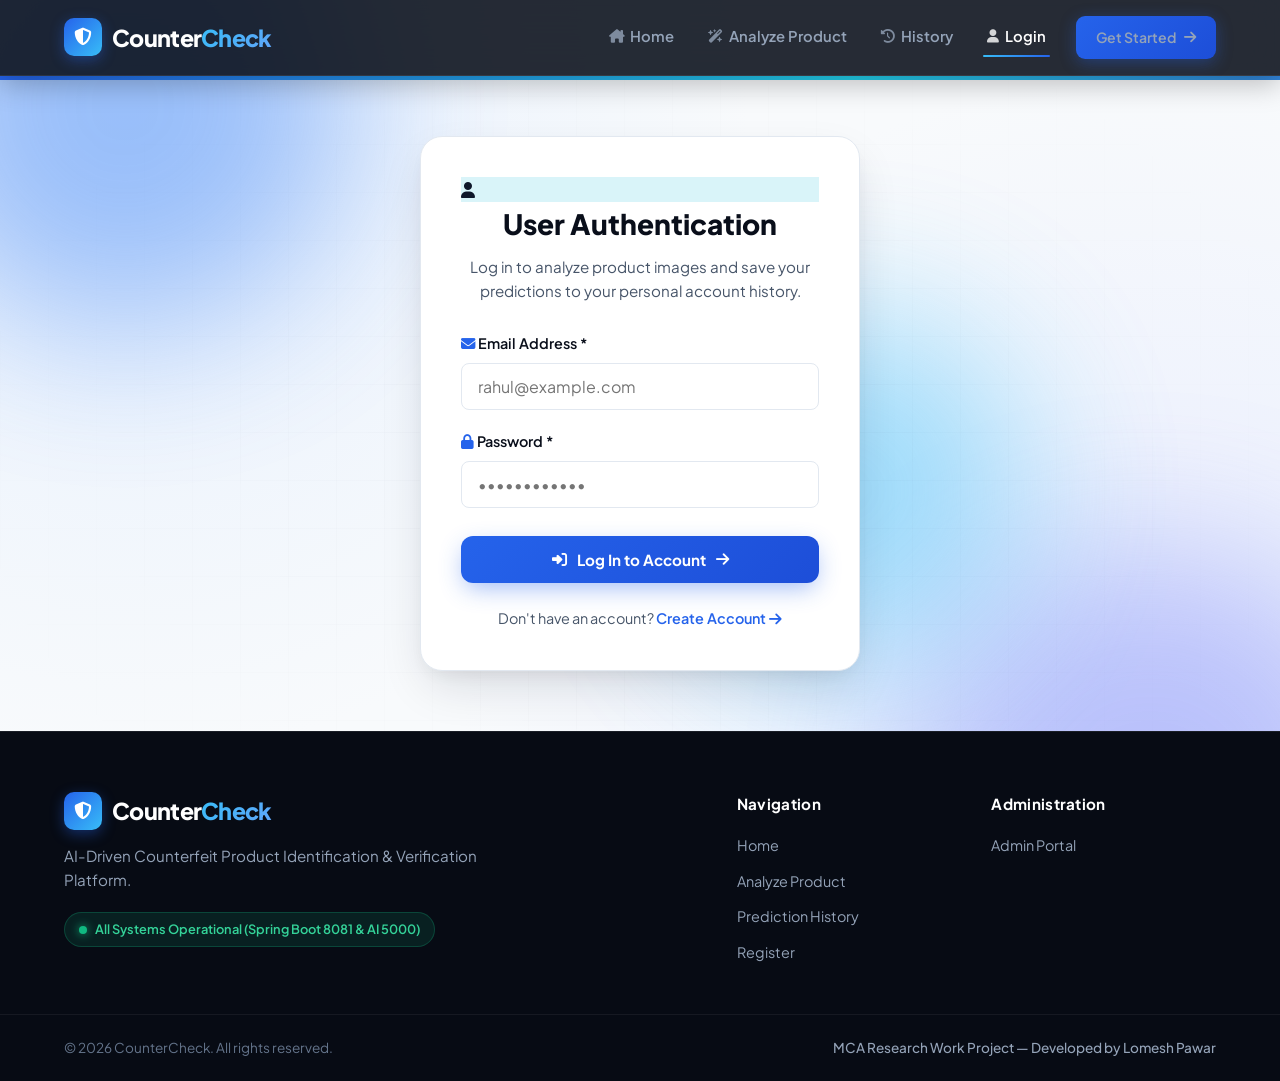
<file: frontend/login.html>
<!DOCTYPE html>
<html lang="en">
<head>
    <meta charset="UTF-8">
    <meta name="viewport" content="width=device-width, initial-scale=1.0">

    <title>User Login — CounterCheck AI</title>

    <!-- Google Fonts -->
    <link rel="preconnect" href="https://fonts.googleapis.com">
    <link rel="preconnect" href="https://fonts.gstatic.com" crossorigin>
    <link href="https://fonts.googleapis.com/css2?family=Plus+Jakarta+Sans:wght@400;500;600;700;800&family=Space+Grotesk:wght@500;700&display=swap" rel="stylesheet">

    <!-- Font Awesome Icons -->
    <link rel="stylesheet" href="https://cdnjs.cloudflare.com/ajax/libs/font-awesome/6.5.1/css/all.min.css">

    <!-- Stylesheet -->
    <link rel="stylesheet" href="css/style.css">
</head>

<body>

    <!-- Animated Ambient Background Mesh -->
    <div class="ambient-background" aria-hidden="true">
        <div class="glow-blob blob-1"></div>
        <div class="glow-blob blob-2"></div>
        <div class="glow-blob blob-3"></div>
        <div class="grid-overlay"></div>
    </div>

    <!-- Navigation Bar -->
    <nav class="navbar">
        <div class="nav-container">

            <a href="index.html" class="logo">
                <div class="logo-badge">
                    <i class="fa-solid fa-shield-halved"></i>
                </div>
                <span>Counter<span class="logo-accent">Check</span></span>
            </a>

            <button class="menu-toggle" onclick="toggleMenu()" aria-label="Toggle navigation">
                <i class="fa-solid fa-bars"></i>
            </button>

            <ul class="nav-links" id="navLinks">

                <li>
                    <a href="index.html">
                        <i class="fa-solid fa-house-chimney nav-icon"></i> Home
                    </a>
                </li>

                <li>
                    <a href="upload.html">
                        <i class="fa-solid fa-wand-magic-sparkles nav-icon"></i> Analyze Product
                    </a>
                </li>

                <li>
                    <a href="history.html">
                        <i class="fa-solid fa-clock-rotate-left nav-icon"></i> History
                    </a>
                </li>

                <li>
                    <a href="login.html" class="active">
                        <i class="fa-solid fa-user nav-icon"></i> Login
                    </a>
                </li>

                <li>
                    <a href="register.html" class="btn btn-primary nav-cta">
                        <span>Get Started</span>
                        <i class="fa-solid fa-arrow-right"></i>
                    </a>
                </li>

            </ul>

        </div>
    </nav>


    <!-- User Login Section -->
    <main class="section form-page">

        <div class="form-card">

            <div class="card-top-glow"></div>

            <div class="admin-login-header">
                <div class="admin-icon-avatar" style="background: rgba(6, 182, 212, 0.15); color: var(--accent-cyan);">
                    <i class="fa-solid fa-user"></i>
                </div>
                <h2>User Authentication</h2>
                <p class="form-description">
                    Log in to analyze product images and save your predictions to your personal account history.
                </p>
            </div>


            <form id="loginForm">

                <!-- Email -->
                <div class="form-group">

                    <label for="email" class="input-label">
                        <i class="fa-solid fa-envelope label-icon"></i> Email Address <span class="text-danger">*</span>
                    </label>

                    <div class="input-box">
                        <input
                            type="email"
                            id="email"
                            name="email"
                            placeholder="rahul@example.com"
                            required
                        >
                    </div>

                </div>


                <!-- Password -->
                <div class="form-group">

                    <label for="password" class="input-label">
                        <i class="fa-solid fa-lock label-icon"></i> Password <span class="text-danger">*</span>
                    </label>

                    <div class="input-box">
                        <input
                            type="password"
                            id="password"
                            name="password"
                            placeholder="••••••••••••"
                            required
                        >
                    </div>

                </div>


                <!-- Submit Button -->
                <button type="submit" class="btn btn-primary btn-admin-login-cta">
                    <i class="fa-solid fa-right-to-bracket"></i>
                    <span>Log In to Account</span>
                    <i class="fa-solid fa-arrow-right"></i>
                </button>

            </form>


            <div class="form-footer">

                <p>
                    Don't have an account?

                    <a href="register.html">
                        Create Account <i class="fa-solid fa-arrow-right"></i>
                    </a>
                </p>

            </div>

        </div>

    </main>


    <!-- Footer -->
    <footer class="footer">

        <div class="container footer-container">

            <div class="footer-brand">
                <a href="index.html" class="logo">
                    <div class="logo-badge">
                        <i class="fa-solid fa-shield-halved"></i>
                    </div>
                    <span>Counter<span class="logo-accent">Check</span></span>
                </a>
                <p class="footer-tagline">
                    AI-Driven Counterfeit Product Identification & Verification Platform.
                </p>
                <div class="system-status-pill">
                    <span class="status-dot"></span>
                    <span>All Systems Operational (Spring Boot 8081 & AI 5000)</span>
                </div>
            </div>

            <div class="footer-links-group">
                <div class="footer-col">
                    <h4>Navigation</h4>
                    <ul>
                        <li><a href="index.html">Home</a></li>
                        <li><a href="upload.html">Analyze Product</a></li>
                        <li><a href="history.html">Prediction History</a></li>
                        <li><a href="register.html">Register</a></li>
                    </ul>
                </div>

                <div class="footer-col">
                    <h4>Administration</h4>
                    <ul>
                        <li><a href="admin-login.html">Admin Portal</a></li>
                        <li><a href="admin-dashboard.html">System Analytics</a></li>
                    </ul>
                </div>
            </div>

        </div>

        <div class="footer-bottom">
            <div class="container footer-bottom-container">
                <p>© 2026 CounterCheck. All rights reserved.</p>
                <p class="research-tag">MCA Research Work Project — Developed by Lomesh Pawar</p>
            </div>
        </div>

    </footer>


    <script src="js/config.js"></script>
    <script src="js/script.js"></script>

</body>
</html>
</file>
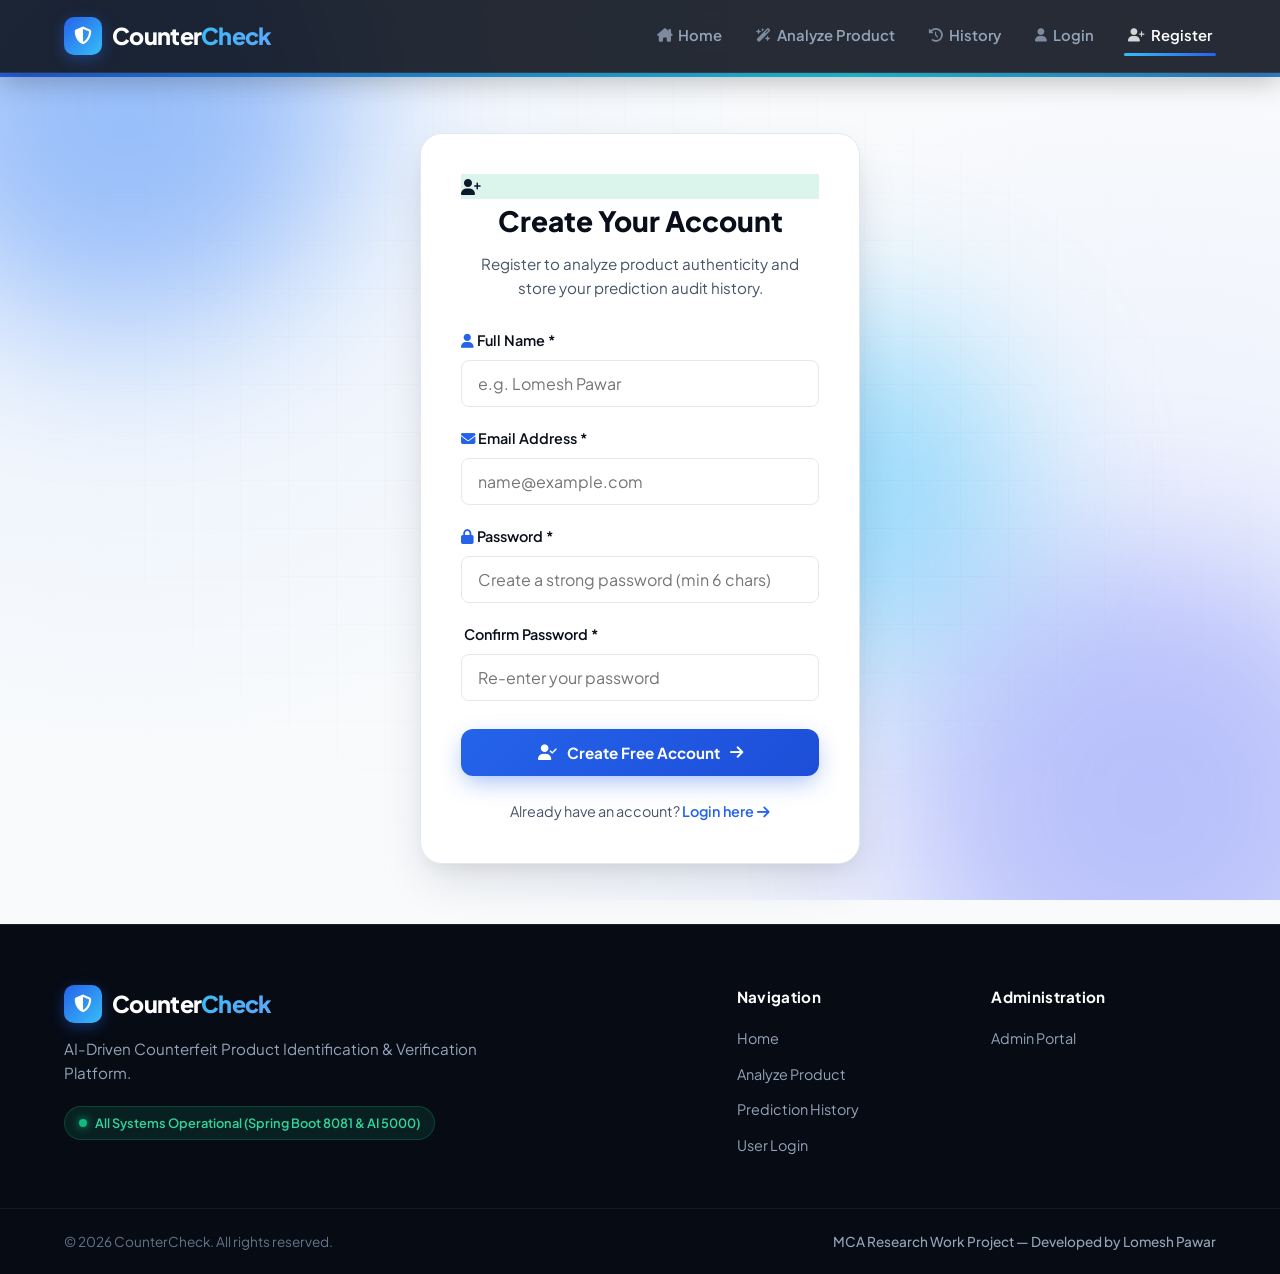
<file: frontend/register.html>
<!DOCTYPE html>
<html lang="en">
<head>
    <meta charset="UTF-8">
    <meta name="viewport" content="width=device-width, initial-scale=1.0">

    <title>Create Account — CounterCheck AI</title>

    <!-- Google Fonts -->
    <link rel="preconnect" href="https://fonts.googleapis.com">
    <link rel="preconnect" href="https://fonts.gstatic.com" crossorigin>
    <link href="https://fonts.googleapis.com/css2?family=Plus+Jakarta+Sans:wght@400;500;600;700;800&family=Space+Grotesk:wght@500;700&display=swap" rel="stylesheet">

    <!-- Font Awesome Icons -->
    <link rel="stylesheet" href="https://cdnjs.cloudflare.com/ajax/libs/font-awesome/6.5.1/css/all.min.css">

    <!-- Stylesheet -->
    <link rel="stylesheet" href="css/style.css">
</head>

<body>

    <!-- Animated Ambient Background Mesh -->
    <div class="ambient-background" aria-hidden="true">
        <div class="glow-blob blob-1"></div>
        <div class="glow-blob blob-2"></div>
        <div class="glow-blob blob-3"></div>
        <div class="grid-overlay"></div>
    </div>

    <!-- Navigation Bar -->
    <nav class="navbar">
        <div class="nav-container">

            <a href="index.html" class="logo">
                <div class="logo-badge">
                    <i class="fa-solid fa-shield-halved"></i>
                </div>
                <span>Counter<span class="logo-accent">Check</span></span>
            </a>

            <button class="menu-toggle" onclick="toggleMenu()" aria-label="Toggle navigation">
                <i class="fa-solid fa-bars"></i>
            </button>

            <ul class="nav-links" id="navLinks">

                <li>
                    <a href="index.html">
                        <i class="fa-solid fa-house-chimney nav-icon"></i> Home
                    </a>
                </li>

                <li>
                    <a href="upload.html">
                        <i class="fa-solid fa-wand-magic-sparkles nav-icon"></i> Analyze Product
                    </a>
                </li>

                <li>
                    <a href="history.html">
                        <i class="fa-solid fa-clock-rotate-left nav-icon"></i> History
                    </a>
                </li>

                <li>
                    <a href="login.html">
                        <i class="fa-solid fa-user nav-icon"></i> Login
                    </a>
                </li>

                <li>
                    <a href="register.html" class="active">
                        <i class="fa-solid fa-user-plus nav-icon"></i> Register
                    </a>
                </li>

            </ul>

        </div>
    </nav>


    <!-- Registration Form Section -->
    <main class="section form-page">

        <div class="form-card">

            <div class="card-top-glow"></div>

            <div class="admin-login-header">
                <div class="admin-icon-avatar" style="background: rgba(16, 185, 129, 0.15); color: var(--accent-emerald);">
                    <i class="fa-solid fa-user-plus"></i>
                </div>
                <h2>Create Your Account</h2>
                <p class="form-description">
                    Register to analyze product authenticity and store your prediction audit history.
                </p>
            </div>


            <form id="registerForm">

                <!-- Full Name -->
                <div class="form-group">

                    <label for="name" class="input-label">
                        <i class="fa-solid fa-user label-icon"></i> Full Name <span class="text-danger">*</span>
                    </label>

                    <div class="input-box">
                        <input
                            type="text"
                            id="name"
                            name="name"
                            placeholder="e.g. Lomesh Pawar"
                            required
                        >
                    </div>

                </div>


                <!-- Email -->
                <div class="form-group">

                    <label for="email" class="input-label">
                        <i class="fa-solid fa-envelope label-icon"></i> Email Address <span class="text-danger">*</span>
                    </label>

                    <div class="input-box">
                        <input
                            type="email"
                            id="email"
                            name="email"
                            placeholder="name@example.com"
                            required
                        >
                    </div>

                </div>


                <!-- Password -->
                <div class="form-group">

                    <label for="password" class="input-label">
                        <i class="fa-solid fa-lock label-icon"></i> Password <span class="text-danger">*</span>
                    </label>

                    <div class="input-box">
                        <input
                            type="password"
                            id="password"
                            name="password"
                            placeholder="Create a strong password (min 6 chars)"
                            minlength="6"
                            required
                        >
                    </div>

                </div>


                <!-- Confirm Password -->
                <div class="form-group">

                    <label for="confirmPassword" class="input-label">
                        <i class="fa-solid fa-shield-check label-icon"></i> Confirm Password <span class="text-danger">*</span>
                    </label>

                    <div class="input-box">
                        <input
                            type="password"
                            id="confirmPassword"
                            name="confirmPassword"
                            placeholder="Re-enter your password"
                            minlength="6"
                            required
                        >
                    </div>

                </div>


                <!-- Register Button -->
                <button type="submit" class="btn btn-primary btn-admin-login-cta">
                    <i class="fa-solid fa-user-check"></i>
                    <span>Create Free Account</span>
                    <i class="fa-solid fa-arrow-right"></i>
                </button>

            </form>


            <div class="form-footer">

                <p>
                    Already have an account?

                    <a href="login.html">
                        Login here <i class="fa-solid fa-arrow-right"></i>
                    </a>
                </p>

            </div>

        </div>

    </main>


    <!-- Footer -->
    <footer class="footer">

        <div class="container footer-container">

            <div class="footer-brand">
                <a href="index.html" class="logo">
                    <div class="logo-badge">
                        <i class="fa-solid fa-shield-halved"></i>
                    </div>
                    <span>Counter<span class="logo-accent">Check</span></span>
                </a>
                <p class="footer-tagline">
                    AI-Driven Counterfeit Product Identification & Verification Platform.
                </p>
                <div class="system-status-pill">
                    <span class="status-dot"></span>
                    <span>All Systems Operational (Spring Boot 8081 & AI 5000)</span>
                </div>
            </div>

            <div class="footer-links-group">
                <div class="footer-col">
                    <h4>Navigation</h4>
                    <ul>
                        <li><a href="index.html">Home</a></li>
                        <li><a href="upload.html">Analyze Product</a></li>
                        <li><a href="history.html">Prediction History</a></li>
                        <li><a href="login.html">User Login</a></li>
                    </ul>
                </div>

                <div class="footer-col">
                    <h4>Administration</h4>
                    <ul>
                        <li><a href="admin-login.html">Admin Portal</a></li>
                        <li><a href="admin-dashboard.html">System Analytics</a></li>
                    </ul>
                </div>
            </div>

        </div>

        <div class="footer-bottom">
            <div class="container footer-bottom-container">
                <p>© 2026 CounterCheck. All rights reserved.</p>
                <p class="research-tag">MCA Research Work Project — Developed by Lomesh Pawar</p>
            </div>
        </div>

    </footer>


    <script src="js/config.js"></script>
    <script src="js/script.js"></script>

</body>
</html>
</file>
<file: frontend/css/style.css>
@import url('https://fonts.googleapis.com/css2?family=Plus+Jakarta+Sans:wght@400;500;600;700;800&family=Space+Grotesk:wght@500;700&display=swap');

/* ==========================================
   RESET & DESIGN SYSTEM TOKENS
========================================== */
*,
*::before,
*::after {
    margin: 0;
    padding: 0;
    box-sizing: border-box;
}

:root {
    --primary: #090e1a;
    --primary-light: #121c33;
    --primary-surface: #1e293b;
    --secondary: #2563eb;
    --secondary-hover: #1d4ed8;
    --accent: #38bdf8;
    --accent-glow: rgba(56, 189, 248, 0.25);
    --purple: #818cf8;
    --danger: #ef4444;
    --danger-bg: #fef2f2;
    --danger-text: #991b1b;
    --success: #10b981;
    --success-bg: #ecfdf5;
    --success-text: #065f46;
    --warning: #f59e0b;
    --background: #f8fafc;
    --surface: #ffffff;
    --surface-glass: rgba(255, 255, 255, 0.85);
    --text: #0f172a;
    --light-text: #475569;
    --muted-text: #94a3b8;
    --border: #e2e8f0;
    --border-hover: #cbd5e1;
    --border-glass: rgba(255, 255, 255, 0.12);
    --shadow-sm: 0 2px 4px rgba(15, 23, 42, 0.04);
    --shadow: 0 8px 24px -4px rgba(15, 23, 42, 0.08), 0 2px 6px -1px rgba(15, 23, 42, 0.04);
    --shadow-md: 0 12px 32px -4px rgba(15, 23, 42, 0.1), 0 4px 12px -2px rgba(15, 23, 42, 0.05);
    --shadow-lg: 0 20px 48px -8px rgba(15, 23, 42, 0.14), 0 8px 20px -4px rgba(15, 23, 42, 0.06);
    --shadow-glow: 0 0 35px rgba(37, 99, 235, 0.25);
    --shadow-glow-cyan: 0 0 30px rgba(56, 189, 248, 0.28);
    --radius-sm: 8px;
    --radius: 14px;
    --radius-lg: 22px;
    --radius-xl: 30px;
    --transition: all 0.25s cubic-bezier(0.4, 0, 0.2, 1);
    --transition-smooth: all 0.4s cubic-bezier(0.16, 1, 0.3, 1);
}

html {
    scroll-behavior: smooth;
    font-size: 16px;
}

body {
    font-family: 'Plus Jakarta Sans', system-ui, -apple-system, sans-serif;
    background-color: var(--background);
    color: var(--text);
    line-height: 1.6;
    min-height: 100vh;
    display: flex;
    flex-direction: column;
    -webkit-font-smoothing: antialiased;
    -moz-osx-font-smoothing: grayscale;
    overflow-x: hidden;
    position: relative;
}

a {
    text-decoration: none;
    color: inherit;
    transition: var(--transition);
}

button,
input,
select,
textarea {
    font-family: inherit;
    font-size: inherit;
}

::selection {
    background: rgba(37, 99, 235, 0.22);
    color: var(--primary);
}

img {
    max-width: 100%;
}


/* ==========================================
   ANIMATED AMBIENT BACKGROUND MESH
========================================== */
.ambient-background {
    position: fixed;
    inset: 0;
    overflow: hidden;
    pointer-events: none;
    z-index: -1;
    background: radial-gradient(circle at 10% 15%, rgba(219, 234, 254, 0.6) 0%, transparent 45%),
                radial-gradient(circle at 90% 85%, rgba(224, 231, 255, 0.7) 0%, transparent 50%),
                #f8fafc;
}

.glow-blob {
    position: absolute;
    border-radius: 50%;
    filter: blur(80px);
    opacity: 0.45;
    animation: floatBlob 14s infinite ease-in-out alternate;
}

.blob-1 {
    width: 450px;
    height: 450px;
    background: #3b82f6;
    top: -120px;
    left: -100px;
}

.blob-2 {
    width: 500px;
    height: 500px;
    background: #818cf8;
    bottom: -150px;
    right: -120px;
    animation-delay: 3s;
}

.blob-3 {
    width: 350px;
    height: 350px;
    background: #38bdf8;
    top: 35%;
    right: 20%;
    animation-delay: 6s;
}

.grid-overlay {
    position: absolute;
    inset: 0;
    background-image: linear-gradient(to right, rgba(15, 23, 42, 0.03) 1px, transparent 1px),
                      linear-gradient(to bottom, rgba(15, 23, 42, 0.03) 1px, transparent 1px);
    background-size: 48px 48px;
    mask-image: radial-gradient(ellipse at center, rgba(0, 0, 0, 0.7) 0%, transparent 80%);
    -webkit-mask-image: radial-gradient(ellipse at center, rgba(0, 0, 0, 0.7) 0%, transparent 80%);
}

@keyframes floatBlob {
    0% {
        transform: translate(0, 0) scale(1);
    }
    50% {
        transform: translate(50px, -40px) scale(1.1);
    }
    100% {
        transform: translate(-30px, 40px) scale(0.95);
    }
}


/* ==========================================
   NAVIGATION BAR
========================================== */
.navbar {
    background: rgba(9, 14, 26, 0.88);
    backdrop-filter: blur(18px);
    -webkit-backdrop-filter: blur(18px);
    color: #ffffff;
    padding: 16px 0;
    position: sticky;
    top: 0;
    z-index: 1000;
    border-bottom: 1px solid rgba(255, 255, 255, 0.08);
    box-shadow: 0 8px 28px rgba(0, 0, 0, 0.25);
    transition: var(--transition);
}

.nav-container {
    width: 90%;
    max-width: 1240px;
    margin: 0 auto;
    display: flex;
    align-items: center;
    justify-content: space-between;
    position: relative;
}

.logo {
    font-size: 1.45rem;
    font-weight: 800;
    letter-spacing: -0.03em;
    color: #ffffff;
    display: flex;
    align-items: center;
    gap: 10px;
    transition: transform 0.25s ease;
}

.logo:hover {
    transform: scale(1.02);
}

.logo-badge {
    width: 38px;
    height: 38px;
    background: linear-gradient(135deg, var(--secondary), var(--accent));
    border-radius: 10px;
    display: flex;
    align-items: center;
    justify-content: center;
    color: #ffffff;
    font-size: 1.1rem;
    box-shadow: 0 4px 14px rgba(37, 99, 235, 0.4);
}

.logo-accent {
    background: linear-gradient(135deg, var(--accent), #60a5fa);
    -webkit-background-clip: text;
    -webkit-text-fill-color: transparent;
}

.nav-links {
    display: flex;
    align-items: center;
    gap: 26px;
    list-style: none;
}

.nav-links a {
    color: #94a3b8;
    font-weight: 600;
    font-size: 0.925rem;
    padding: 8px 4px;
    position: relative;
    display: inline-flex;
    align-items: center;
    gap: 6px;
}

.nav-icon {
    font-size: 0.85rem;
    opacity: 0.8;
}

.nav-links a:hover,
.nav-links a.active {
    color: #ffffff;
}

.nav-links a:not(.btn)::after {
    content: '';
    position: absolute;
    bottom: 0;
    left: 0;
    width: 0;
    height: 2.5px;
    background: linear-gradient(90deg, var(--accent), var(--secondary));
    border-radius: 4px;
    transition: var(--transition);
}

.nav-links a:hover::after,
.nav-links a.active::after {
    width: 100%;
}

.nav-cta {
    padding: 10px 20px !important;
    font-size: 0.88rem !important;
    gap: 8px !important;
    border-radius: 9px !important;
    box-shadow: 0 4px 16px rgba(37, 99, 235, 0.35) !important;
}

.menu-toggle {
    display: none;
    background: rgba(255, 255, 255, 0.08);
    border: 1px solid rgba(255, 255, 255, 0.12);
    color: #ffffff;
    font-size: 1.25rem;
    cursor: pointer;
    padding: 8px 12px;
    border-radius: var(--radius-sm);
    transition: var(--transition);
}

.menu-toggle:hover {
    background: rgba(255, 255, 255, 0.16);
}


/* ==========================================
   BUTTONS & TYPOGRAPHY HELPERS
========================================== */
.btn {
    display: inline-flex;
    align-items: center;
    justify-content: center;
    gap: 10px;
    border: none;
    padding: 13px 26px;
    border-radius: 12px;
    cursor: pointer;
    font-weight: 700;
    font-size: 0.95rem;
    transition: var(--transition);
    text-align: center;
    position: relative;
    overflow: hidden;
}

.btn::before {
    content: '';
    position: absolute;
    inset: 0;
    background: linear-gradient(115deg, transparent 25%, rgba(255,255,255,0.22) 50%, transparent 75%);
    transform: translateX(-130%);
    transition: transform 0.6s ease;
    pointer-events: none;
}

.btn:hover::before {
    transform: translateX(130%);
}

.btn-primary {
    background: linear-gradient(135deg, #2563eb, #1d4ed8);
    color: #ffffff;
    box-shadow: 0 8px 24px -4px rgba(37, 99, 235, 0.45);
}

.btn-primary:hover {
    background: linear-gradient(135deg, #1d4ed8, #1e40af);
    box-shadow: 0 12px 30px -4px rgba(37, 99, 235, 0.55);
    transform: translateY(-2px);
}

.btn-primary:active {
    transform: translateY(0);
}

.btn-outline {
    border: 1.5px solid var(--border);
    color: var(--primary);
    background: rgba(255, 255, 255, 0.9);
    backdrop-filter: blur(8px);
}

.btn-outline:hover {
    border-color: var(--secondary);
    color: var(--secondary);
    background: #eff6ff;
    transform: translateY(-2px);
    box-shadow: var(--shadow-sm);
}

.btn-danger {
    background: var(--danger);
    color: #ffffff;
}

.btn-danger:hover {
    background: #dc2626;
    transform: translateY(-2px);
    box-shadow: 0 8px 20px rgba(239, 68, 68, 0.35);
}

.btn-success {
    background: var(--success);
    color: #ffffff;
}

.btn-success:hover {
    background: #059669;
    transform: translateY(-2px);
    box-shadow: 0 8px 20px rgba(16, 185, 129, 0.35);
}

.gradient-text {
    background: linear-gradient(135deg, #1d4ed8 0%, #2563eb 40%, #0284c7 80%, #06b6d4 100%);
    -webkit-background-clip: text;
    -webkit-text-fill-color: transparent;
    display: inline-block;
}

.text-accent { color: var(--accent); }
.text-success { color: var(--success); }
.text-secondary { color: var(--secondary); }


/* ==========================================
   CONTAINER & SECTION ESSENTIALS
========================================== */
.container {
    width: 90%;
    max-width: 1240px;
    margin: 0 auto;
}

.section {
    padding: 90px 0;
    position: relative;
}

.section-header-centered {
    text-align: center;
    max-width: 720px;
    margin: 0 auto 56px;
}

.section-pill {
    display: inline-flex;
    align-items: center;
    gap: 8px;
    background: #eff6ff;
    color: var(--secondary);
    border: 1px solid #bfdbfe;
    font-size: 0.825rem;
    font-weight: 700;
    text-transform: uppercase;
    letter-spacing: 0.06em;
    padding: 6px 14px;
    border-radius: 50px;
    margin-bottom: 14px;
}

.section-title {
    font-size: 2.35rem;
    font-weight: 800;
    letter-spacing: -0.035em;
    color: var(--primary);
    line-height: 1.2;
    margin-bottom: 14px;
}

.section-subtitle {
    color: var(--light-text);
    font-size: 1.075rem;
    line-height: 1.65;
}


/* ==========================================
   HERO SECTION (AI SAAS SHOWCASE)
========================================== */
.hero {
    padding: 70px 0 80px;
    position: relative;
    overflow: hidden;
}

.hero-content {
    width: 90%;
    max-width: 1240px;
    margin: 0 auto;
    display: grid;
    grid-template-columns: 1.15fr 0.85fr;
    gap: 50px;
    align-items: center;
}

.hero-text {
    animation: heroFadeIn 0.8s ease forwards;
}

.hero-badge {
    display: inline-flex;
    align-items: center;
    gap: 8px;
    background: rgba(37, 99, 235, 0.08);
    border: 1px solid rgba(37, 99, 235, 0.2);
    color: var(--secondary);
    font-size: 0.84rem;
    font-weight: 700;
    letter-spacing: 0.03em;
    padding: 7px 16px;
    border-radius: 50px;
    margin-bottom: 22px;
    backdrop-filter: blur(6px);
}

.badge-pulse {
    width: 8px;
    height: 8px;
    background: var(--secondary);
    border-radius: 50%;
    box-shadow: 0 0 0 0 rgba(37, 99, 235, 0.7);
    animation: pulseRing 1.8s infinite cubic-bezier(0.66, 0, 0, 1);
}

@keyframes pulseRing {
    0% {
        box-shadow: 0 0 0 0 rgba(37, 99, 235, 0.7);
    }
    70% {
        box-shadow: 0 0 0 10px rgba(37, 99, 235, 0);
    }
    100% {
        box-shadow: 0 0 0 0 rgba(37, 99, 235, 0);
    }
}

.hero-text h1 {
    font-size: 3.35rem;
    font-weight: 800;
    line-height: 1.12;
    letter-spacing: -0.04em;
    color: var(--primary);
    margin-bottom: 20px;
}

.hero-text p {
    color: var(--light-text);
    font-size: 1.125rem;
    line-height: 1.68;
    margin-bottom: 34px;
    max-width: 580px;
}

.hero-buttons {
    display: flex;
    gap: 16px;
    align-items: center;
    flex-wrap: wrap;
    margin-bottom: 38px;
}

.btn-hero-primary {
    padding: 15px 30px;
    font-size: 1rem;
    box-shadow: 0 10px 28px -4px rgba(37, 99, 235, 0.45);
}

.btn-hero-primary .arrow-icon {
    transition: transform 0.25s ease;
}

.btn-hero-primary:hover .arrow-icon {
    transform: translateX(4px);
}

.btn-hero-outline {
    padding: 14px 26px;
    font-size: 1rem;
}

.hero-trust-bar {
    display: inline-flex;
    align-items: center;
    gap: 18px;
    background: rgba(255, 255, 255, 0.75);
    border: 1px solid var(--border);
    backdrop-filter: blur(10px);
    padding: 10px 20px;
    border-radius: 50px;
    box-shadow: var(--shadow-sm);
    font-size: 0.88rem;
    color: var(--light-text);
}

.trust-item {
    display: inline-flex;
    align-items: center;
    gap: 7px;
}

.trust-divider {
    width: 1px;
    height: 16px;
    background: var(--border);
}


/* ==========================================
   HERO SHOWCASE CARD (FUTURISTIC AI SCANNER)
========================================== */
.hero-showcase-wrapper {
    perspective: 1000px;
    animation: heroFadeIn 0.9s 0.15s ease forwards;
}

.hero-showcase-card {
    background: rgba(15, 23, 42, 0.95);
    backdrop-filter: blur(24px);
    border: 1px solid rgba(255, 255, 255, 0.12);
    border-radius: var(--radius-xl);
    box-shadow: 0 25px 60px -12px rgba(15, 23, 42, 0.4), var(--shadow-glow);
    padding: 26px;
    color: #ffffff;
    position: relative;
    overflow: hidden;
    transition: var(--transition-smooth);
}

.hero-showcase-card:hover {
    transform: translateY(-6px) rotateX(2deg);
    border-color: rgba(56, 189, 248, 0.35);
    box-shadow: 0 30px 70px -12px rgba(15, 23, 42, 0.5), var(--shadow-glow-cyan);
}

.showcase-header {
    display: flex;
    align-items: center;
    justify-content: space-between;
    margin-bottom: 20px;
    padding-bottom: 14px;
    border-bottom: 1px solid rgba(255, 255, 255, 0.08);
}

.showcase-status {
    display: flex;
    align-items: center;
    gap: 8px;
    font-size: 0.85rem;
    font-weight: 600;
    color: #e2e8f0;
}

.status-dot {
    width: 8px;
    height: 8px;
    background: #10b981;
    border-radius: 50%;
    box-shadow: 0 0 10px #10b981;
}

.showcase-badge {
    background: rgba(56, 189, 248, 0.14);
    color: var(--accent);
    border: 1px solid rgba(56, 189, 248, 0.28);
    font-size: 0.75rem;
    font-weight: 700;
    letter-spacing: 0.05em;
    padding: 4px 10px;
    border-radius: 6px;
    display: inline-flex;
    align-items: center;
    gap: 5px;
}

.showcase-scanner {
    position: relative;
    background: linear-gradient(180deg, rgba(30, 41, 59, 0.7) 0%, rgba(15, 23, 42, 0.9) 100%);
    border: 1px solid rgba(255, 255, 255, 0.07);
    border-radius: var(--radius);
    padding: 34px 20px;
    margin-bottom: 20px;
    overflow: hidden;
    text-align: center;
}

.scanner-visual {
    position: relative;
    display: inline-flex;
    align-items: center;
    justify-content: center;
    width: 140px;
    height: 140px;
    margin: 10px auto;
}

.scanner-icon-bg {
    width: 110px;
    height: 110px;
    background: radial-gradient(circle, rgba(37, 99, 235, 0.25) 0%, rgba(15, 23, 42, 0) 75%);
    border-radius: 50%;
    display: flex;
    align-items: center;
    justify-content: center;
}

.main-scan-icon {
    font-size: 4.5rem;
    color: var(--accent);
    filter: drop-shadow(0 0 20px rgba(56, 189, 248, 0.55));
}

.scan-laser-line {
    position: absolute;
    left: 0;
    right: 0;
    height: 3px;
    background: linear-gradient(90deg, transparent 0%, var(--accent) 50%, transparent 100%);
    box-shadow: 0 0 15px var(--accent), 0 0 30px var(--accent);
    animation: laserScan 2.6s ease-in-out infinite alternate;
}

@keyframes laserScan {
    0% {
        top: 5%;
        opacity: 0.4;
    }
    50% {
        opacity: 1;
    }
    100% {
        top: 95%;
        opacity: 0.4;
    }
}

/* HUD Corner Brackets */
.hud-corner {
    position: absolute;
    width: 16px;
    height: 16px;
    border: 2px solid var(--accent);
    pointer-events: none;
}
.hud-tl { top: 0; left: 0; border-right: none; border-bottom: none; }
.hud-tr { top: 0; right: 0; border-left: none; border-bottom: none; }
.hud-bl { bottom: 0; left: 0; border-right: none; border-top: none; }
.hud-br { bottom: 0; right: 0; border-left: none; border-top: none; }

.hud-reticle {
    position: absolute;
    inset: 15px;
    border: 1px dashed rgba(56, 189, 248, 0.35);
    border-radius: 50%;
    animation: rotateReticle 12s linear infinite;
}

@keyframes rotateReticle {
    100% { transform: rotate(360deg); }
}

.hud-tag {
    position: absolute;
    background: rgba(15, 23, 42, 0.85);
    border: 1px solid rgba(255, 255, 255, 0.14);
    backdrop-filter: blur(10px);
    font-size: 0.78rem;
    padding: 6px 12px;
    border-radius: 8px;
    display: inline-flex;
    align-items: center;
    gap: 6px;
    box-shadow: 0 4px 14px rgba(0, 0, 0, 0.3);
}

.tag-top {
    top: 14px;
    left: 14px;
}

.tag-bottom {
    bottom: 14px;
    right: 14px;
}

.showcase-footer {
    background: rgba(255, 255, 255, 0.04);
    border: 1px solid rgba(255, 255, 255, 0.06);
    border-radius: var(--radius-sm);
    padding: 16px;
}

.verdict-row {
    display: flex;
    align-items: center;
    justify-content: space-between;
    margin-bottom: 10px;
}

.verdict-label span {
    display: block;
    font-size: 0.75rem;
    color: var(--muted-text);
    text-transform: uppercase;
    letter-spacing: 0.05em;
}

.verdict-label strong {
    font-size: 1.05rem;
    color: #34d399;
}

.score-badge {
    background: rgba(16, 185, 129, 0.18);
    color: #34d399;
    border: 1px solid rgba(16, 185, 129, 0.35);
    font-size: 0.82rem;
    font-weight: 700;
    padding: 4px 10px;
    border-radius: 50px;
}

.score-progress {
    height: 6px;
    background: rgba(255, 255, 255, 0.1);
    border-radius: 10px;
    overflow: hidden;
}

.score-progress-bar {
    height: 100%;
    background: linear-gradient(90deg, #10b981, #34d399);
    border-radius: 10px;
    box-shadow: 0 0 10px #10b981;
}

@keyframes heroFadeIn {
    from {
        opacity: 0;
        transform: translateY(24px);
    }
    to {
        opacity: 1;
        transform: translateY(0);
    }
}


/* ==========================================
   SMART PRODUCT VERIFICATION (WORKFLOW GRID)
========================================== */
.workflow-section {
    background: linear-gradient(180deg, rgba(248, 250, 252, 0.5) 0%, rgba(241, 245, 249, 0.8) 100%);
    border-top: 1px solid var(--border);
    border-bottom: 1px solid var(--border);
}

.workflow-grid {
    display: grid;
    grid-template-columns: 1fr auto 1fr auto 1fr;
    gap: 16px;
    align-items: center;
}

.workflow-card {
    background: var(--surface);
    border: 1.5px solid var(--border);
    border-radius: var(--radius-lg);
    padding: 36px 28px;
    box-shadow: var(--shadow);
    transition: var(--transition-smooth);
    position: relative;
    display: flex;
    flex-direction: column;
    height: 100%;
}

.workflow-card:hover {
    transform: translateY(-8px);
    box-shadow: var(--shadow-lg);
    border-color: var(--secondary);
}

.workflow-card.active-flow {
    border-color: rgba(37, 99, 235, 0.35);
    background: linear-gradient(180deg, #ffffff 0%, #f8fafc 100%);
}

.card-step-badge {
    position: absolute;
    top: 20px;
    right: 20px;
    font-size: 0.85rem;
    font-weight: 800;
    color: var(--muted-text);
    font-family: 'Space Grotesk', sans-serif;
}

.card-icon-wrapper {
    width: 60px;
    height: 60px;
    border-radius: 16px;
    display: flex;
    align-items: center;
    justify-content: center;
    font-size: 1.6rem;
    margin-bottom: 22px;
    transition: transform 0.3s ease;
}

.workflow-card:hover .card-icon-wrapper {
    transform: scale(1.1) rotate(-3deg);
}

.icon-blue {
    background: #dbeafe;
    color: var(--secondary);
}

.icon-purple {
    background: #ede9fe;
    color: #7c3aed;
}

.icon-green {
    background: #d1fae5;
    color: #059669;
}

.workflow-card h3 {
    font-size: 1.25rem;
    font-weight: 700;
    color: var(--primary);
    letter-spacing: -0.02em;
    margin-bottom: 12px;
}

.workflow-card p {
    color: var(--light-text);
    font-size: 0.95rem;
    line-height: 1.6;
    margin-bottom: 20px;
    flex: 1;
}

.card-feature-pill {
    display: inline-flex;
    align-items: center;
    gap: 6px;
    font-size: 0.8rem;
    font-weight: 700;
    color: var(--light-text);
    background: #f1f5f9;
    padding: 6px 12px;
    border-radius: 8px;
    width: fit-content;
}

.workflow-connector {
    color: var(--muted-text);
    font-size: 1.4rem;
    display: flex;
    align-items: center;
    justify-content: center;
    animation: bounceRight 2s infinite ease-in-out;
}

@keyframes bounceRight {
    0%, 100% { transform: translateX(0); }
    50% { transform: translateX(6px); color: var(--secondary); }
}


/* ==========================================
   HOW IT WORKS (TIMELINE SECTION)
========================================== */
.how-it-works-section {
    position: relative;
}

.timeline-container {
    display: grid;
    grid-template-columns: repeat(3, 1fr);
    gap: 28px;
    position: relative;
}

.timeline-card {
    background: var(--surface);
    border: 1.5px solid var(--border);
    border-radius: var(--radius-lg);
    padding: 38px 30px;
    box-shadow: var(--shadow);
    transition: var(--transition-smooth);
    position: relative;
    display: flex;
    flex-direction: column;
}

.timeline-card:hover {
    transform: translateY(-6px);
    box-shadow: var(--shadow-lg);
    border-color: rgba(37, 99, 235, 0.4);
}

.timeline-number-bubble {
    width: 44px;
    height: 44px;
    background: linear-gradient(135deg, var(--secondary), #1d4ed8);
    color: #ffffff;
    font-size: 1.15rem;
    font-weight: 800;
    font-family: 'Space Grotesk', sans-serif;
    border-radius: 12px;
    display: flex;
    align-items: center;
    justify-content: center;
    margin-bottom: 22px;
    box-shadow: 0 6px 18px rgba(37, 99, 235, 0.35);
}

.timeline-icon {
    font-size: 2rem;
    color: var(--secondary);
    margin-bottom: 14px;
}

.timeline-body h3 {
    font-size: 1.25rem;
    font-weight: 700;
    color: var(--primary);
    margin-bottom: 10px;
    letter-spacing: -0.02em;
}

.timeline-body p {
    color: var(--light-text);
    font-size: 0.95rem;
    line-height: 1.6;
}


/* ==========================================
   STATS / METRICS STRIP
========================================== */
.stats-banner-section {
    padding: 50px 0;
    background: rgba(15, 23, 42, 0.96);
    color: #ffffff;
    border-top: 1px solid rgba(255, 255, 255, 0.08);
    border-bottom: 1px solid rgba(255, 255, 255, 0.08);
}

.metrics-grid {
    display: grid;
    grid-template-columns: repeat(4, 1fr);
    gap: 30px;
}

.metric-card {
    text-align: center;
    padding: 20px;
    border-right: 1px solid rgba(255, 255, 255, 0.08);
}

.metric-card:last-child {
    border-right: none;
}

.metric-number {
    font-size: 2.75rem;
    font-weight: 800;
    font-family: 'Space Grotesk', sans-serif;
    letter-spacing: -0.04em;
    background: linear-gradient(135deg, #ffffff 0%, var(--accent) 100%);
    -webkit-background-clip: text;
    -webkit-text-fill-color: transparent;
    line-height: 1;
    margin-bottom: 8px;
}

.metric-title {
    font-size: 1.05rem;
    font-weight: 700;
    color: #e2e8f0;
    margin-bottom: 6px;
}

.metric-desc {
    font-size: 0.825rem;
    color: #94a3b8;
    line-height: 1.45;
}


/* ==========================================
   CALL TO ACTION (CTA) SECTION
========================================== */
.cta-section {
    padding: 90px 0;
}

.cta-card {
    background: linear-gradient(135deg, #090e1a 0%, #1e293b 50%, #0f172a 100%);
    border: 1px solid rgba(255, 255, 255, 0.14);
    border-radius: var(--radius-xl);
    padding: 70px 40px;
    text-align: center;
    box-shadow: 0 25px 60px -12px rgba(15, 23, 42, 0.35), var(--shadow-glow);
    position: relative;
    overflow: hidden;
    color: #ffffff;
}

.cta-glow-bg {
    position: absolute;
    width: 400px;
    height: 400px;
    background: radial-gradient(circle, rgba(56, 189, 248, 0.2) 0%, transparent 70%);
    border-radius: 50%;
    top: -100px;
    left: 50%;
    transform: translateX(-50%);
    pointer-events: none;
}

.cta-content {
    position: relative;
    z-index: 1;
    max-width: 680px;
    margin: 0 auto;
}

.cta-icon-wrapper {
    width: 72px;
    height: 72px;
    background: linear-gradient(135deg, var(--secondary), var(--accent));
    border-radius: 20px;
    display: inline-flex;
    align-items: center;
    justify-content: center;
    font-size: 2.2rem;
    color: #ffffff;
    margin-bottom: 24px;
    box-shadow: 0 10px 30px rgba(37, 99, 235, 0.45);
}

.cta-card h2 {
    font-size: 2.6rem;
    font-weight: 800;
    letter-spacing: -0.03em;
    line-height: 1.2;
    margin-bottom: 16px;
}

.cta-card p {
    color: #cbd5e1;
    font-size: 1.125rem;
    line-height: 1.65;
    margin-bottom: 36px;
}

.cta-buttons {
    display: flex;
    gap: 16px;
    justify-content: center;
    flex-wrap: wrap;
}

.btn-cta-primary {
    padding: 16px 36px;
    font-size: 1.05rem;
}

.btn-cta-outline {
    background: rgba(255, 255, 255, 0.08);
    border: 1.5px solid rgba(255, 255, 255, 0.2);
    color: #ffffff;
    padding: 16px 30px;
    font-size: 1.05rem;
}

.btn-cta-outline:hover {
    background: rgba(255, 255, 255, 0.16);
    border-color: #ffffff;
    color: #ffffff;
}


/* ==========================================
   FOOTER
========================================== */
.footer {
    background: #070b14;
    color: #94a3b8;
    border-top: 1px solid rgba(255, 255, 255, 0.08);
    padding: 60px 0 0;
    margin-top: auto;
}

.footer-container {
    display: grid;
    grid-template-columns: 1.3fr 1fr;
    gap: 50px;
    padding-bottom: 50px;
}

.footer-brand .logo {
    margin-bottom: 14px;
}

.footer-tagline {
    font-size: 0.95rem;
    color: #94a3b8;
    max-width: 420px;
    line-height: 1.6;
    margin-bottom: 20px;
}

.system-status-pill {
    display: inline-flex;
    align-items: center;
    gap: 8px;
    background: rgba(16, 185, 129, 0.12);
    border: 1px solid rgba(16, 185, 129, 0.25);
    color: #34d399;
    font-size: 0.8rem;
    font-weight: 600;
    padding: 6px 14px;
    border-radius: 50px;
}

.footer-links-group {
    display: grid;
    grid-template-columns: 1fr 1fr;
    gap: 30px;
}

.footer-col h4 {
    color: #ffffff;
    font-size: 0.95rem;
    font-weight: 700;
    margin-bottom: 16px;
    letter-spacing: 0.02em;
}

.footer-col ul {
    list-style: none;
    display: flex;
    flex-direction: column;
    gap: 10px;
}

.footer-col a {
    color: #94a3b8;
    font-size: 0.9rem;
    transition: color 0.2s ease;
}

.footer-col a:hover {
    color: #ffffff;
}

.footer-bottom {
    border-top: 1px solid rgba(255, 255, 255, 0.06);
    padding: 22px 0;
    font-size: 0.85rem;
    color: #64748b;
}

.footer-bottom-container {
    display: flex;
    align-items: center;
    justify-content: space-between;
    flex-wrap: wrap;
    gap: 12px;
}

.research-tag {
    color: #94a3b8;
    font-weight: 500;
}


/* ==========================================
   LEGACY PAGES COMMON STYLES (UPLOAD, RESULT, HISTORY, ADMIN)
========================================== */
.card-grid {
    display: grid;
    grid-template-columns: repeat(3, 1fr);
    gap: 28px;
}

.card {
    background: var(--surface);
    padding: 36px 28px;
    border-radius: var(--radius);
    box-shadow: var(--shadow-md);
    border: 1px solid var(--border);
    transition: var(--transition);
    display: flex;
    flex-direction: column;
    height: 100%;
}

.card:hover {
    transform: translateY(-6px);
    box-shadow: var(--shadow-lg);
    border-color: rgba(37, 99, 235, 0.3);
}

.card-icon {
    font-size: 2.5rem;
    margin-bottom: 20px;
    width: 60px;
    height: 60px;
    background: #f1f5f9;
    border-radius: var(--radius-sm);
    display: flex;
    align-items: center;
    justify-content: center;
}

.card h3 {
    margin-bottom: 12px;
    font-size: 1.2rem;
    font-weight: 700;
    color: var(--primary);
    letter-spacing: -0.015em;
}

.card p {
    color: var(--light-text);
    font-size: 0.95rem;
    line-height: 1.6;
}

/* Forms & Upload */
.form-page {
    flex: 1;
    display: flex;
    align-items: center;
    justify-content: center;
    padding: 60px 20px;
}

.form-card {
    width: 100%;
    max-width: 440px;
    background: var(--surface);
    padding: 40px;
    border-radius: var(--radius-lg);
    box-shadow: var(--shadow-lg);
    border: 1px solid var(--border);
}

.form-card h2 {
    text-align: center;
    color: var(--primary);
    font-size: 1.75rem;
    font-weight: 800;
    margin-bottom: 8px;
}

.form-card .form-description {
    text-align: center;
    color: var(--light-text);
    font-size: 0.95rem;
    margin-bottom: 28px;
}

.form-group {
    margin-bottom: 20px;
}

.form-group label {
    display: block;
    margin-bottom: 8px;
    font-weight: 600;
    font-size: 0.9rem;
    color: var(--primary);
}

.form-group input,
.form-group select {
    width: 100%;
    padding: 12px 16px;
    border: 1.5px solid var(--border);
    border-radius: var(--radius-sm);
    outline: none;
    background: #ffffff;
    color: var(--text);
    transition: var(--transition);
}

.form-group input:focus,
.form-group select:focus {
    border-color: var(--secondary);
    box-shadow: 0 0 0 4px rgba(37, 99, 235, 0.12);
}

.form-card .btn {
    width: 100%;
    margin-top: 8px;
    padding: 14px;
}

.form-footer {
    text-align: center;
    margin-top: 24px;
    font-size: 0.9rem;
    color: var(--light-text);
}

.form-footer a {
    color: var(--secondary);
    font-weight: 600;
}

.form-footer a:hover {
    text-decoration: underline;
}

/* ==========================================
   ANALYZE PRODUCT IMAGE PAGE (PREMIUM UI)
========================================== */
.upload-page-section {
    padding: 60px 0 90px;
}

.upload-container {
    max-width: 760px;
    margin: 0 auto;
    background: rgba(255, 255, 255, 0.88);
    backdrop-filter: blur(20px);
    -webkit-backdrop-filter: blur(20px);
    border: 1px solid rgba(255, 255, 255, 0.95);
    border-radius: 28px;
    box-shadow: 0 20px 60px -12px rgba(15, 23, 42, 0.12), 0 0 35px rgba(37, 99, 235, 0.08);
    padding: 48px;
    position: relative;
    overflow: hidden;
    animation: uploadCardAppear 0.75s cubic-bezier(0.16, 1, 0.3, 1) forwards;
}

@keyframes uploadCardAppear {
    from {
        opacity: 0;
        transform: translateY(32px) scale(0.98);
    }
    to {
        opacity: 1;
        transform: translateY(0) scale(1);
    }
}

.card-top-glow {
    position: absolute;
    top: 0;
    left: 0;
    right: 0;
    height: 4px;
    background: linear-gradient(90deg, #2563eb, #22d3ee, #4338ca, #2563eb);
    background-size: 200% 100%;
    animation: glowBarMove 4s linear infinite;
}

@keyframes glowBarMove {
    0% { background-position: 0% 0%; }
    100% { background-position: 200% 0%; }
}

.upload-card-header {
    text-align: center;
    margin-bottom: 36px;
}

.ai-badge-pill {
    display: inline-flex;
    align-items: center;
    gap: 8px;
    background: #eff6ff;
    border: 1px solid #bfdbfe;
    color: #2563eb;
    font-size: 0.82rem;
    font-weight: 700;
    letter-spacing: 0.04em;
    padding: 6px 16px;
    border-radius: 50px;
    margin-bottom: 16px;
}

.upload-card-header .section-title {
    font-size: 2.5rem;
    font-weight: 800;
    letter-spacing: -0.035em;
    color: #0f172a;
    margin-bottom: 12px;
}

.upload-card-header .section-subtitle {
    color: #475569;
    font-size: 1.025rem;
    line-height: 1.65;
    max-width: 620px;
    margin: 0 auto;
}

.input-label {
    display: flex;
    align-items: center;
    gap: 8px;
    font-size: 0.95rem;
    font-weight: 700;
    color: #1e293b;
    margin-bottom: 10px;
}

.label-icon {
    color: #2563eb;
    font-size: 0.9rem;
}

.select-wrapper {
    position: relative;
    width: 100%;
}

.custom-select {
    width: 100%;
    appearance: none;
    -webkit-appearance: none;
    -moz-appearance: none;
    background: #ffffff;
    border: 1.5px solid #cbd5e1;
    border-radius: 14px;
    padding: 14px 44px 14px 18px;
    font-size: 0.96rem;
    color: #172033;
    font-weight: 600;
    outline: none;
    cursor: pointer;
    transition: all 0.3s ease;
    box-shadow: 0 2px 6px rgba(15, 23, 42, 0.03);
}

.custom-select:hover {
    border-color: #93c5fd;
    background: #f8fafc;
}

.custom-select:focus {
    border-color: #2563eb;
    background: #ffffff;
    box-shadow: 0 0 0 4px rgba(37, 99, 235, 0.14);
}

.select-arrow {
    position: absolute;
    right: 18px;
    top: 50%;
    transform: translateY(-50%);
    color: #64748b;
    pointer-events: none;
    font-size: 0.85rem;
    transition: transform 0.3s ease;
}

.custom-select:focus + .select-arrow {
    color: #2563eb;
    transform: translateY(-50%) rotate(180deg);
}

.upload-group {
    margin-top: 26px;
    margin-bottom: 30px;
}

.upload-box {
    display: block;
    width: 100%;
    background: #f8fafc;
    border: 2.5px dashed #93c5fd;
    border-radius: 20px;
    padding: 44px 28px;
    text-align: center;
    cursor: pointer;
    margin: 12px 0;
    transition: all 0.35s cubic-bezier(0.16, 1, 0.3, 1);
    position: relative;
    overflow: hidden;
}

.upload-box * {
    pointer-events: none;
}

.upload-box:hover {
    background: #eff6ff;
    border-color: #2563eb;
    box-shadow: 0 12px 32px rgba(37, 99, 235, 0.12);
    transform: translateY(-3px);
}

.upload-scan-line {
    position: absolute;
    left: 0;
    right: 0;
    height: 3px;
    background: linear-gradient(90deg, transparent 0%, #22d3ee 50%, transparent 100%);
    box-shadow: 0 0 12px #22d3ee;
    animation: scanLineVertical 3s ease-in-out infinite alternate;
    pointer-events: none;
}

@keyframes scanLineVertical {
    0% { top: 0%; opacity: 0.3; }
    50% { opacity: 1; }
    100% { top: 98%; opacity: 0.3; }
}

.upload-icon-wrapper {
    position: relative;
    display: inline-flex;
    align-items: center;
    justify-content: center;
    margin-bottom: 18px;
}

.upload-icon {
    width: 76px;
    height: 76px;
    background: linear-gradient(135deg, #2563eb, #4338ca);
    border-radius: 22px;
    display: flex;
    align-items: center;
    justify-content: center;
    color: #ffffff;
    font-size: 2.2rem;
    box-shadow: 0 10px 25px rgba(37, 99, 235, 0.35);
    animation: floatIcon 3.5s ease-in-out infinite alternate;
    position: relative;
    z-index: 1;
}

@keyframes floatIcon {
    0% { transform: translateY(0); }
    100% { transform: translateY(-7px); }
}

.upload-icon-glow {
    position: absolute;
    width: 90px;
    height: 90px;
    background: radial-gradient(circle, rgba(56, 189, 248, 0.4) 0%, transparent 70%);
    border-radius: 50%;
}

.upload-box-title {
    color: #0f172a;
    font-size: 1.2rem;
    font-weight: 700;
    margin-bottom: 8px;
}

.upload-box-subtitle {
    color: #64748b;
    font-size: 0.92rem;
    margin-bottom: 18px;
}

.upload-format-tags {
    display: flex;
    align-items: center;
    justify-content: center;
    gap: 10px;
    flex-wrap: wrap;
}

.format-tag {
    font-size: 0.78rem;
    font-weight: 700;
    color: #2563eb;
    background: #ffffff;
    border: 1px solid #dbeafe;
    padding: 4px 12px;
    border-radius: 50px;
}

.image-preview {
    display: none;
    margin-top: 30px;
    background: #ffffff;
    border: 1px solid #e2e8f0;
    border-radius: 20px;
    padding: 22px;
    box-shadow: 0 10px 30px rgba(15, 23, 42, 0.06);
    animation: previewAppear 0.4s ease forwards;
}

@keyframes previewAppear {
    from { opacity: 0; transform: translateY(12px); }
    to { opacity: 1; transform: translateY(0); }
}

.preview-header {
    display: flex;
    align-items: center;
    justify-content: space-between;
    margin-bottom: 16px;
    padding-bottom: 12px;
    border-bottom: 1px solid #f1f5f9;
}

.preview-header h3 {
    font-size: 1.05rem;
    font-weight: 700;
    color: #0f172a;
    display: flex;
    align-items: center;
    gap: 8px;
}

.preview-status-tag {
    font-size: 0.8rem;
    font-weight: 700;
    color: #059669;
    background: #ecfdf5;
    padding: 4px 12px;
    border-radius: 50px;
    border: 1px solid #a7f3d0;
}

.preview-image-wrapper {
    position: relative;
    border-radius: 14px;
    overflow: hidden;
    max-height: 360px;
    display: flex;
    align-items: center;
    justify-content: center;
    background: #0f172a;
}

.preview-image-wrapper img {
    max-width: 100%;
    max-height: 360px;
    object-fit: contain;
    border-radius: 14px;
}

.form-submit-container {
    text-align: center;
    margin-top: 32px;
}

.btn-analyze-cta {
    width: 100%;
    max-width: 420px;
    padding: 16px 36px;
    font-size: 1.08rem;
    font-weight: 700;
    border-radius: 14px;
    background: linear-gradient(135deg, #2563eb, #4338ca);
    color: #ffffff;
    box-shadow: 0 12px 32px -4px rgba(37, 99, 235, 0.45);
    display: inline-flex;
    align-items: center;
    justify-content: center;
    gap: 12px;
    transition: all 0.3s cubic-bezier(0.16, 1, 0.3, 1);
}

.btn-analyze-cta:hover {
    background: linear-gradient(135deg, #1d4ed8, #3730a3);
    box-shadow: 0 16px 40px -4px rgba(37, 99, 235, 0.55);
    transform: translateY(-3px);
}

.btn-analyze-cta:active {
    transform: scale(0.98);
}

.btn-analyze-cta .btn-arrow {
    transition: transform 0.25s ease;
}

.btn-analyze-cta:hover .btn-arrow {
    transform: translateX(5px);
}

/* Loading Processing Animation State */
.loading {
    display: none;
    text-align: center;
    padding: 36px 20px 20px;
    margin-top: 24px;
    background: #ffffff;
    border-radius: 20px;
    border: 1px solid #e2e8f0;
    box-shadow: 0 10px 30px rgba(15, 23, 42, 0.05);
    animation: previewAppear 0.4s ease forwards;
}

.loading-spinner-wrapper {
    position: relative;
    width: 60px;
    height: 60px;
    margin: 0 auto 20px;
}

.spinner {
    width: 60px;
    height: 60px;
    border: 4px solid #dbeafe;
    border-top: 4px solid #2563eb;
    border-right: 4px solid #22d3ee;
    border-radius: 50%;
    animation: spin 0.9s linear infinite;
}

.spinner-pulse {
    position: absolute;
    inset: -6px;
    border: 2px dashed #93c5fd;
    border-radius: 50%;
    animation: spinReverse 4s linear infinite;
}

@keyframes spin {
    100% { transform: rotate(360deg); }
}

@keyframes spinReverse {
    100% { transform: rotate(-360deg); }
}

.loading-title {
    font-size: 1.2rem;
    font-weight: 800;
    color: #0f172a;
    margin-bottom: 8px;
}

.loading-desc {
    font-size: 0.92rem;
    color: #64748b;
    max-width: 480px;
    margin: 0 auto 20px;
}

.loading-progress-bar {
    height: 6px;
    background: #e2e8f0;
    border-radius: 10px;
    overflow: hidden;
    max-width: 380px;
    margin: 0 auto;
}

.loading-progress-fill {
    height: 100%;
    width: 75%;
    background: linear-gradient(90deg, #2563eb, #22d3ee, #4338ca);
    border-radius: 10px;
    animation: loadingBarPulse 1.8s ease-in-out infinite alternate;
}

@keyframes loadingBarPulse {
    0% { width: 35%; }
    100% { width: 92%; }
}

/* Result Page */
.result-container {
    max-width: 900px;
    margin: 0 auto;
}

.result-card {
    background: var(--surface);
    border-radius: var(--radius-lg);
    box-shadow: var(--shadow-lg);
    padding: 44px;
    border: 1px solid var(--border);
}

.result-grid {
    display: grid;
    grid-template-columns: 1fr 1fr;
    gap: 44px;
    align-items: center;
}

.result-image {
    text-align: center;
}

.result-image h3 {
    font-size: 1.1rem;
    font-weight: 700;
    color: var(--primary);
    margin-bottom: 16px;
}

.result-image img {
    width: 100%;
    max-height: 340px;
    object-fit: cover;
    border-radius: var(--radius);
    box-shadow: var(--shadow-md);
    border: 1px solid var(--border);
}

.prediction-box {
    text-align: center;
    display: flex;
    flex-direction: column;
    align-items: center;
}

.prediction-box h3 {
    font-size: 1.1rem;
    color: var(--light-text);
    text-transform: uppercase;
    letter-spacing: 0.05em;
    font-weight: 700;
}

.prediction-status {
    display: inline-block;
    padding: 10px 28px;
    border-radius: 50px;
    font-size: 1.5rem;
    font-weight: 800;
    margin: 16px 0 20px;
    letter-spacing: -0.02em;
}

.genuine {
    background: var(--success-bg);
    color: var(--success-text);
    border: 1px solid #a7f3d0;
}

.counterfeit {
    background: var(--danger-bg);
    color: var(--danger-text);
    border: 1px solid #fecaca;
}

.confidence {
    font-size: 3rem;
    font-weight: 800;
    color: var(--primary);
    letter-spacing: -0.04em;
    line-height: 1;
    margin-top: 4px;
}

/* ==========================================
   PREDICTION HISTORY & AUDIT LOG (SAAS DASHBOARD)
========================================== */
.history-page-section {
    padding: 60px 0 90px;
}

.history-header-centered {
    text-align: center;
    max-width: 680px;
    margin: 0 auto 36px;
}

.history-toolbar {
    display: flex;
    align-items: center;
    justify-content: space-between;
    gap: 20px;
    margin-bottom: 24px;
    flex-wrap: wrap;
}

.search-wrapper {
    position: relative;
    flex: 1;
    max-width: 480px;
}

.search-icon {
    position: absolute;
    left: 18px;
    top: 50%;
    transform: translateY(-50%);
    color: #94a3b8;
    font-size: 0.95rem;
    pointer-events: none;
    transition: color 0.3s ease;
}

.search-box {
    width: 100%;
    padding: 14px 18px 14px 48px !important;
    border: 1.5px solid #cbd5e1 !important;
    border-radius: 14px !important;
    outline: none;
    background: #ffffff !important;
    color: #0f172a !important;
    font-size: 0.95rem !important;
    font-weight: 600 !important;
    transition: all 0.3s ease !important;
    box-shadow: 0 2px 8px rgba(15, 23, 42, 0.03) !important;
    margin-bottom: 0 !important;
}

.search-box:hover {
    border-color: #93c5fd !important;
}

.search-box:focus {
    border-color: #2563eb !important;
    box-shadow: 0 0 0 4px rgba(37, 99, 235, 0.14) !important;
}

.search-wrapper:focus-within .search-icon {
    color: #2563eb;
}

.btn-new-analysis {
    padding: 13px 22px;
    font-size: 0.92rem;
    border-radius: 12px;
    box-shadow: 0 6px 20px rgba(37, 99, 235, 0.3);
}

.history-card-wrapper {
    background: rgba(255, 255, 255, 0.9);
    backdrop-filter: blur(20px);
    -webkit-backdrop-filter: blur(20px);
    border: 1px solid rgba(255, 255, 255, 0.95);
    border-radius: 24px;
    box-shadow: 0 20px 60px -12px rgba(15, 23, 42, 0.12), 0 0 35px rgba(37, 99, 235, 0.05);
    padding: 12px;
    overflow: hidden;
    animation: historyCardAppear 0.75s cubic-bezier(0.16, 1, 0.3, 1) forwards;
}

@keyframes historyCardAppear {
    from {
        opacity: 0;
        transform: translateY(28px);
    }
    to {
        opacity: 1;
        transform: translateY(0);
    }
}

.table-container {
    overflow-x: auto;
    border-radius: 18px;
    border: 1px solid #e2e8f0;
}

#historyTable {
    width: 100%;
    border-collapse: separate;
    border-spacing: 0;
    font-size: 0.95rem;
}

#historyTable th {
    background: #0f172a;
    color: #ffffff;
    padding: 16px 22px;
    font-size: 0.82rem;
    font-weight: 700;
    text-transform: uppercase;
    letter-spacing: 0.06em;
    border: none;
    white-space: nowrap;
}

#historyTable th:first-child { border-top-left-radius: 14px; }
#historyTable th:last-child { border-top-right-radius: 14px; }

#historyTable td {
    padding: 16px 22px;
    border-bottom: 1px solid #f1f5f9;
    vertical-align: middle;
    background: #ffffff;
    transition: all 0.2s ease;
}

#historyTable tbody tr:hover td {
    background: #f8fafc;
    border-color: #dbeafe;
}

.id-cell {
    font-weight: 800;
    font-family: 'Space Grotesk', sans-serif;
    color: #64748b;
    font-size: 0.92rem;
}

.table-img-container {
    width: 64px;
    height: 64px;
    border-radius: 12px;
    overflow: hidden;
    border: 1.5px solid #e2e8f0;
    background: #0f172a;
    box-shadow: 0 4px 10px rgba(15, 23, 42, 0.08);
    display: flex;
    align-items: center;
    justify-content: center;
    transition: transform 0.25s ease, border-color 0.25s ease;
}

.table-img-container:hover {
    transform: scale(1.1);
    border-color: #2563eb;
    box-shadow: 0 8px 20px rgba(37, 99, 235, 0.2);
}

.table-img-container img {
    width: 100%;
    height: 100%;
    object-fit: cover;
}

.badge {
    display: inline-flex;
    align-items: center;
    gap: 6px;
    padding: 6px 14px;
    border-radius: 50px;
    font-size: 0.82rem;
    font-weight: 700;
    letter-spacing: 0.02em;
    box-shadow: 0 2px 6px rgba(0, 0, 0, 0.04);
}

.badge-genuine {
    background: #ecfdf5;
    color: #059669;
    border: 1px solid #a7f3d0;
}

.badge-counterfeit {
    background: #fef2f2;
    color: #dc2626;
    border: 1px solid #fecaca;
}

.confidence-cell {
    display: flex;
    flex-direction: column;
    gap: 4px;
    min-width: 120px;
}

.confidence-num {
    font-weight: 800;
    font-family: 'Space Grotesk', sans-serif;
    font-size: 0.98rem;
    color: #0f172a;
}

.confidence-mini-bar {
    height: 5px;
    width: 100%;
    max-width: 110px;
    background: #e2e8f0;
    border-radius: 10px;
    overflow: hidden;
}

.confidence-mini-fill {
    height: 100%;
    border-radius: 10px;
}

.fill-genuine {
    background: linear-gradient(90deg, #10b981, #34d399);
}

.fill-counterfeit {
    background: linear-gradient(90deg, #ef4444, #f87171);
}

.date-cell {
    color: #475569;
    font-size: 0.88rem;
    font-weight: 600;
    white-space: nowrap;
    display: flex;
    align-items: center;
    gap: 7px;
}

.date-icon {
    color: #94a3b8;
    font-size: 0.85rem;
}

/* Empty State Card */
.empty-state-card {
    text-align: center;
    padding: 60px 20px;
    background: #ffffff;
    border-radius: 18px;
}

.empty-state-icon {
    width: 80px;
    height: 80px;
    background: #eff6ff;
    border: 1px solid #bfdbfe;
    color: #2563eb;
    font-size: 2.5rem;
    border-radius: 50%;
    display: flex;
    align-items: center;
    justify-content: center;
    margin: 0 auto 20px;
}

.empty-state-card h3 {
    font-size: 1.35rem;
    font-weight: 800;
    color: #0f172a;
    margin-bottom: 8px;
}

.empty-state-card p {
    color: #64748b;
    font-size: 0.98rem;
    max-width: 440px;
    margin: 0 auto 24px;
}

.btn-empty-cta {
    padding: 12px 26px;
    font-size: 0.95rem;
}

/* ==========================================
   ADMIN DASHBOARD SAAS STYLING
========================================== */
.admin-dashboard-section {
    padding: 50px 0 80px;
}

.admin-header {
    margin-bottom: 36px;
}

.admin-security-pill {
    display: inline-flex;
    align-items: center;
    gap: 8px;
    background: rgba(37, 99, 235, 0.08);
    border: 1px solid rgba(37, 99, 235, 0.2);
    color: #2563eb;
    font-size: 0.82rem;
    font-weight: 700;
    padding: 6px 16px;
    border-radius: 50px;
    margin-bottom: 14px;
    backdrop-filter: blur(6px);
}

.admin-subtitle {
    color: #64748b;
    font-size: 1.05rem;
    margin-top: 8px;
    max-width: 680px;
}

.stats-grid {
    display: grid;
    grid-template-columns: repeat(4, 1fr);
    gap: 22px;
    margin-bottom: 44px;
}

.stat-card {
    background: rgba(255, 255, 255, 0.88);
    backdrop-filter: blur(16px);
    -webkit-backdrop-filter: blur(16px);
    border: 1px solid rgba(255, 255, 255, 0.95);
    border-radius: 20px;
    padding: 24px;
    box-shadow: 0 10px 30px rgba(15, 23, 42, 0.06);
    transition: all 0.3s cubic-bezier(0.16, 1, 0.3, 1);
    position: relative;
    overflow: hidden;
}

.stat-card:hover {
    transform: translateY(-5px);
    box-shadow: 0 16px 40px rgba(15, 23, 42, 0.12);
    border-color: #bfdbfe;
}

.stat-card-header {
    display: flex;
    align-items: center;
    justify-content: space-between;
    margin-bottom: 18px;
}

.stat-icon-wrapper {
    width: 48px;
    height: 48px;
    border-radius: 14px;
    display: flex;
    align-items: center;
    justify-content: center;
    font-size: 1.35rem;
}

.icon-bg-blue { background: #dbeafe; color: #2563eb; }
.icon-bg-purple { background: #ede9fe; color: #7c3aed; }
.icon-bg-green { background: #d1fae5; color: #059669; }
.icon-bg-red { background: #fee2e2; color: #dc2626; }

.stat-badge {
    font-size: 0.75rem;
    font-weight: 700;
    color: #64748b;
    background: #f1f5f9;
    padding: 4px 10px;
    border-radius: 50px;
}

.badge-green { background: #ecfdf5; color: #059669; }
.badge-red { background: #fef2f2; color: #dc2626; }

.stat-card-body h3 {
    font-size: 0.85rem;
    font-weight: 700;
    color: #64748b;
    text-transform: uppercase;
    letter-spacing: 0.04em;
    margin-bottom: 6px;
}

.stat-card-body p {
    font-size: 2.4rem;
    font-weight: 800;
    font-family: 'Space Grotesk', sans-serif;
    color: #0f172a;
    line-height: 1;
    letter-spacing: -0.03em;
}

.admin-management-section {
    margin-top: 10px;
}

.management-header {
    display: flex;
    align-items: center;
    justify-content: space-between;
    gap: 20px;
    margin-bottom: 22px;
    flex-wrap: wrap;
}

.management-header h2 {
    font-size: 1.5rem;
    font-weight: 800;
    color: #0f172a;
    letter-spacing: -0.02em;
    display: flex;
    align-items: center;
    gap: 10px;
}

.admin-search-wrapper {
    position: relative;
    width: 100%;
    max-width: 380px;
}

.user-cell {
    font-weight: 700;
    color: #0f172a;
}

.user-info-wrapper {
    display: flex;
    align-items: center;
    gap: 10px;
}

.user-avatar-small {
    width: 32px;
    height: 32px;
    background: #eff6ff;
    border: 1px solid #bfdbfe;
    color: #2563eb;
    border-radius: 50%;
    display: flex;
    align-items: center;
    justify-content: center;
    font-size: 0.8rem;
}

.btn-delete-row {
    background: #fef2f2 !important;
    color: #dc2626 !important;
    border: 1px solid #fecaca !important;
    padding: 7px 14px !important;
    border-radius: 9px !important;
    font-size: 0.82rem !important;
    font-weight: 700 !important;
    box-shadow: none !important;
}

.btn-delete-row:hover {
    background: #dc2626 !important;
    color: #ffffff !important;
    box-shadow: 0 4px 12px rgba(220, 38, 38, 0.3) !important;
}

.nav-logout-btn {
    padding: 8px 16px !important;
    font-size: 0.85rem !important;
    color: #ef4444 !important;
    border-color: rgba(239, 68, 68, 0.4) !important;
    background: rgba(239, 68, 68, 0.08) !important;
}

.nav-logout-btn:hover {
    background: #ef4444 !important;
    color: #ffffff !important;
    border-color: #ef4444 !important;
}


/* ==========================================
   RESPONSIVE DESIGN (MEDIA QUERIES)
========================================== */
@media (max-width: 1080px) {
    .hero-content {
        grid-template-columns: 1fr;
        gap: 40px;
        text-align: center;
    }

    .hero-text h1 {
        font-size: 2.85rem;
    }

    .hero-text p {
        margin: 0 auto 30px;
    }

    .hero-buttons {
        justify-content: center;
    }

    .hero-trust-bar {
        margin: 0 auto;
    }

    .hero-showcase-wrapper {
        max-width: 520px;
        margin: 0 auto;
    }

    .workflow-grid {
        grid-template-columns: 1fr;
        gap: 24px;
    }

    .workflow-connector {
        transform: rotate(90deg);
        margin: -8px 0;
    }

    .timeline-container {
        grid-template-columns: 1fr;
    }

    .metrics-grid {
        grid-template-columns: repeat(2, 1fr);
        gap: 20px;
    }

    .metric-card {
        border-right: none;
        border-bottom: 1px solid rgba(255, 255, 255, 0.08);
    }

    .metric-card:nth-child(3),
    .metric-card:nth-child(4) {
        border-bottom: none;
    }

    .footer-container {
        grid-template-columns: 1fr;
    }
}

@media (max-width: 768px) {
    .menu-toggle {
        display: block;
    }

    .nav-links {
        display: none;
        position: absolute;
        top: 100%;
        left: 0;
        right: 0;
        background: rgba(9, 14, 26, 0.98);
        backdrop-filter: blur(20px);
        flex-direction: column;
        padding: 24px;
        gap: 16px;
        border-bottom: 1px solid rgba(255, 255, 255, 0.1);
        box-shadow: 0 20px 40px rgba(0, 0, 0, 0.4);
    }

    .nav-links.show {
        display: flex;
    }

    .nav-links a:not(.btn)::after {
        display: none;
    }

    .nav-links .btn {
        width: 100%;
    }

    .hero {
        padding: 40px 0 60px;
    }

    .hero-text h1 {
        font-size: 2.35rem;
    }

    .hero-trust-bar {
        flex-direction: column;
        gap: 10px;
        border-radius: var(--radius);
        width: 100%;
    }

    .trust-divider {
        display: none;
    }

    .section {
        padding: 60px 0;
    }

    .section-title {
        font-size: 1.9rem;
    }

    .cta-card {
        padding: 48px 24px;
    }

    .cta-card h2 {
        font-size: 2rem;
    }

    .stats-grid {
        grid-template-columns: 1fr;
    }

    .card-grid {
        grid-template-columns: 1fr;
    }

    .result-grid {
        grid-template-columns: 1fr;
        gap: 30px;
    }

    .upload-container,
    .result-card,
    .form-card {
        padding: 28px 20px;
    }
}

@media (max-width: 480px) {
    .hero-text h1 {
        font-size: 2rem;
    }

    .hero-buttons {
        flex-direction: column;
        width: 100%;
    }

    .btn {
        width: 100%;
    }

    .metrics-grid {
        grid-template-columns: 1fr;
    }

    .metric-card {
        border-bottom: 1px solid rgba(255, 255, 255, 0.08);
    }

    .metric-card:last-child {
        border-bottom: none;
    }

    .footer-links-group {
        grid-template-columns: 1fr;
    }

    .footer-bottom-container {
        flex-direction: column;
        text-align: center;
    }
}

/* File Metadata Bar under Preview */
.file-info-bar {
    display: flex;
    align-items: center;
    justify-content: space-between;
    gap: 12px;
    margin-top: 14px;
    padding: 12px 18px;
    background: #f8fafc;
    border: 1px solid #e2e8f0;
    border-radius: 12px;
    flex-wrap: wrap;
}

.file-info-details {
    display: flex;
    align-items: center;
    gap: 8px;
    font-weight: 700;
    font-size: 0.92rem;
    color: #0f172a;
}

.file-size-tag {
    color: #64748b;
    font-weight: 500;
    font-size: 0.85rem;
}

.btn-remove-image {
    background: #fef2f2;
    color: #dc2626;
    border: 1px solid #fecaca;
    padding: 6px 14px;
    border-radius: 8px;
    font-weight: 700;
    font-size: 0.82rem;
    cursor: pointer;
    display: inline-flex;
    align-items: center;
    gap: 6px;
    transition: all 0.25s ease;
}

.btn-remove-image:hover {
    background: #dc2626;
    color: #ffffff;
}

/* Inline Analysis Result Section */
.analysis-result-section {
    background: #ffffff;
    border: 1px solid #e2e8f0;
    border-radius: 24px;
    padding: 32px;
    box-shadow: 0 20px 50px rgba(15, 23, 42, 0.08);
    animation: resultAppear 0.5s ease forwards;
    margin-top: 36px;
}

@keyframes resultAppear {
    from { opacity: 0; transform: translateY(20px); }
    to { opacity: 1; transform: translateY(0); }
}

.result-card-header {
    text-align: center;
    margin-bottom: 28px;
}

.result-title-badge {
    display: inline-flex;
    align-items: center;
    gap: 6px;
    background: #eff6ff;
    border: 1px solid #bfdbfe;
    color: #2563eb;
    font-weight: 700;
    font-size: 0.8rem;
    padding: 4px 14px;
    border-radius: 50px;
    margin-bottom: 10px;
}

.verdict-banner {
    display: flex;
    align-items: center;
    justify-content: center;
    gap: 12px;
    padding: 16px 24px;
    border-radius: 16px;
    font-size: 1.35rem;
    font-weight: 800;
    margin-bottom: 24px;
    letter-spacing: -0.02em;
}

.verdict-genuine {
    background: #ecfdf5;
    color: #059669;
    border: 1.5px solid #a7f3d0;
}

.verdict-counterfeit {
    background: #fef2f2;
    color: #dc2626;
    border: 1.5px solid #fecaca;
}

.result-metric-row {
    display: grid;
    grid-template-columns: 1fr 1fr;
    gap: 14px;
    margin-bottom: 16px;
}

.metric-item {
    background: #f8fafc;
    border: 1px solid #e2e8f0;
    padding: 12px 16px;
    border-radius: 12px;
    display: flex;
    flex-direction: column;
}

.metric-label {
    font-size: 0.78rem;
    font-weight: 700;
    color: #64748b;
    text-transform: uppercase;
    letter-spacing: 0.04em;
}

.metric-value {
    font-size: 1.15rem;
    font-weight: 800;
    color: #0f172a;
    font-family: 'Space Grotesk', sans-serif;
    margin-top: 4px;
}

.detection-details-card {
    background: #eff6ff;
    border: 1px solid #bfdbfe;
    border-radius: 14px;
    padding: 16px;
    margin-top: 10px;
    margin-bottom: 24px;
}

.detection-details-card h4 {
    font-size: 0.92rem;
    font-weight: 700;
    color: #1e40af;
    margin-bottom: 6px;
}

.detection-details-card p {
    font-size: 0.9rem;
    color: #334155;
    line-height: 1.5;
}

.result-actions-row {
    display: flex;
    gap: 12px;
    flex-wrap: wrap;
}
</file>
